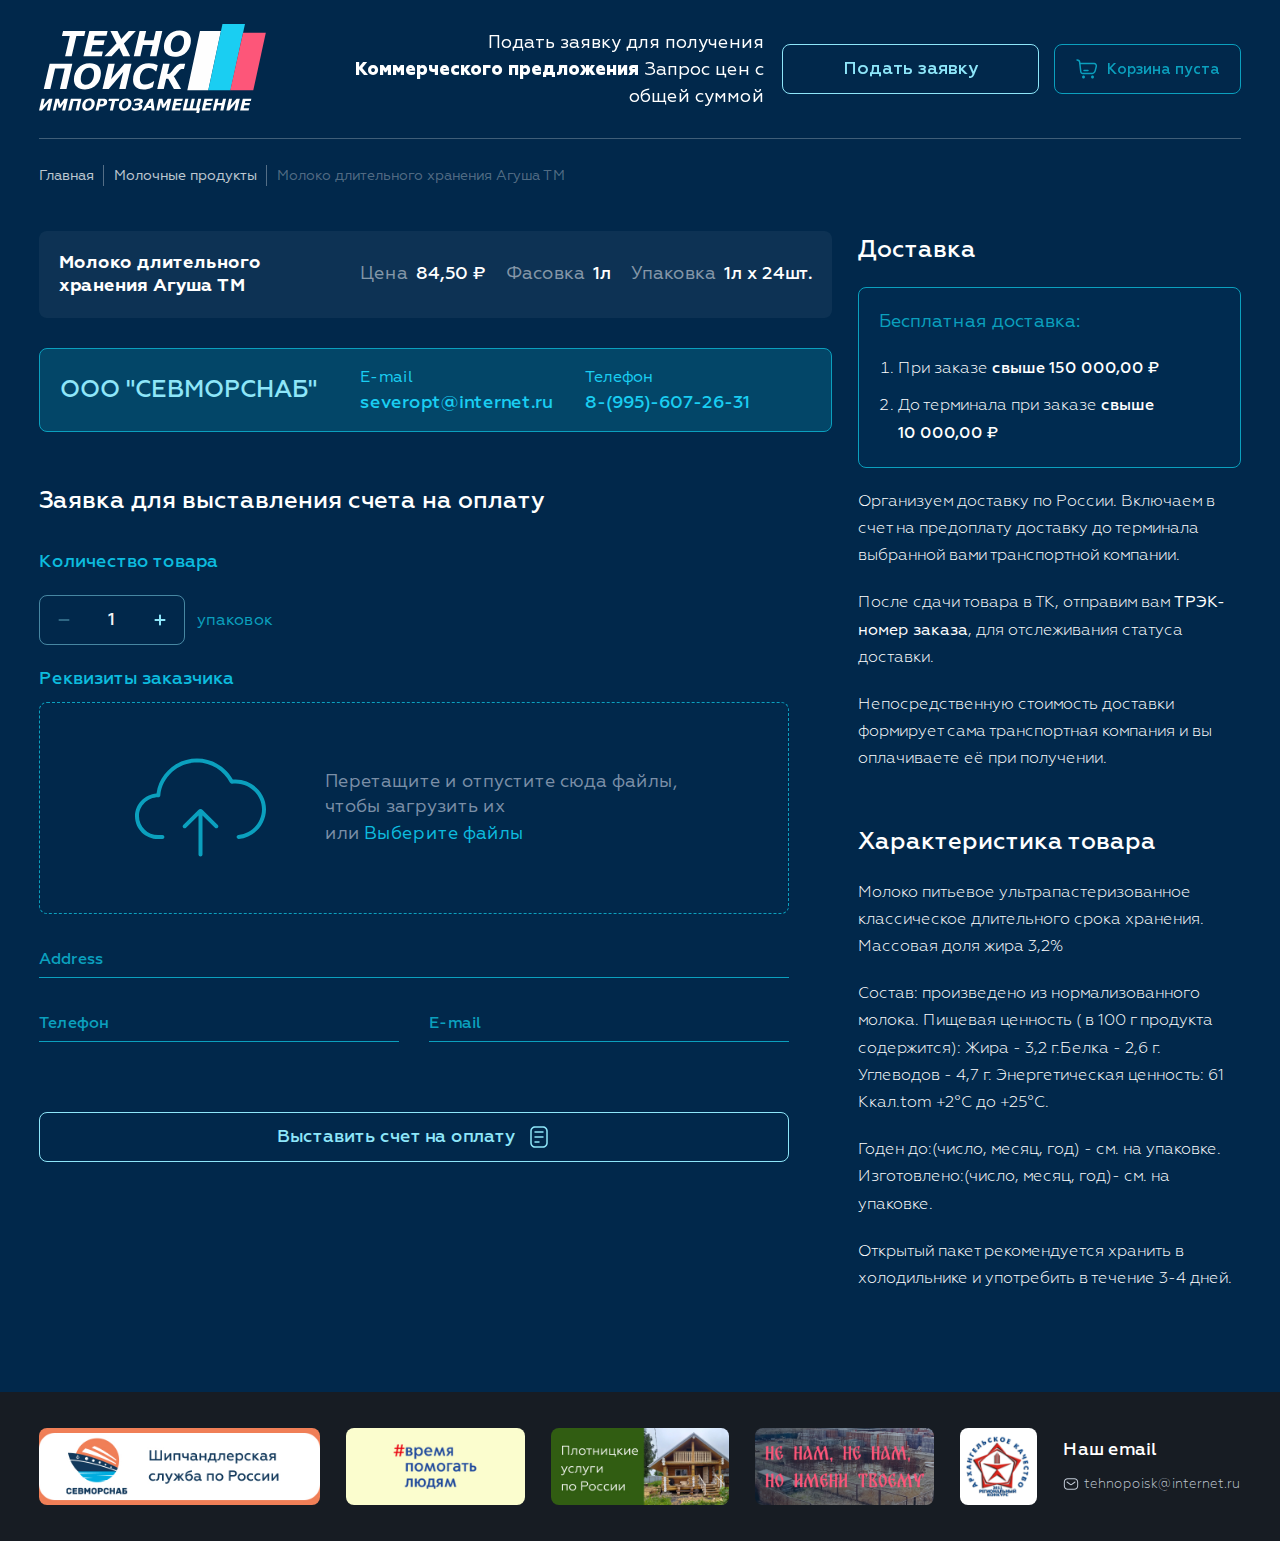
<file: card.html>
<!DOCTYPE html><html lang="ru"><head><meta charset="UTF-8"><title>Карточка товара</title><meta name="keywords" content=" "><meta name="description" content=" "><link rel="stylesheet" href="css/style.min.css?v=1679821417101"><meta name="viewport" content="width=device-width, initial-scale=1.0"><meta http-equiv="X-UA-Compatible" content="ie=edge"><meta name="format-detection" content="telephone=no"><link rel="icon" type="image/png" href="img/favicon.png"><!-- Fonts--><link rel="preload" href="fonts/Geometria-Bold.woff2" type="font/woff2" as="font" crossorigin="anonymous"><link rel="preload" href="fonts/Geometria-ExtraBold.woff2" type="font/woff2" as="font" crossorigin="anonymous"><link rel="preload" href="fonts/Geometria-Light.woff2" type="font/woff2" as="font" crossorigin="anonymous"><link rel="preload" href="fonts/Geometria-Medium.woff2" type="font/woff2" as="font" crossorigin="anonymous"><link rel="preload" href="fonts/Geometria-Regular.woff2" type="font/woff2" as="font" crossorigin="anonymous"><!-- Facebook meta tags--><meta property="og:url" content=""><meta property="og:type" content="website"><meta property="og:title" content=""><meta property="og:description" content=""><meta property="og:image" content=""><!-- Twitter meta tags--><meta property="twitter:domain" content=""><meta property="twitter:url" content=""><meta name="twitter:title" content=""><meta name="twitter:description" content=""><meta name="twitter:image" content=""></head><body class="wrapper--theme-dark"><div class="wrapper"><header class="header lock-padding header-cart"><div class="container"><div class="header__body"><div class="row row--ai-center"><div class="col-xs-4 col-sm-3 col-md-3 header__logo-block"><a class="header__logo-link" href="/index.html"><img class="header__logo" src="img/logo-dark.svg" alt=""/></a></div><div class="col-xs-8 col-sm-9 col-md-9 header__info-block"><div class="header__info-text">Подать заявку для получения <b>Коммерческого предложения</b> Запрос цен с общей суммой</div><a class="header__info-btn button button--color-blue button--type-contour popup-link" href="#form">Подать заявку</a><a class="header__info-btn _cart-btn button button--color-dark-blue button--type-contour button--icon-left" href="/cart.html"><svg role="img"><use xlink:href="img/icons.svg?v=1679821417101#cart"></use></svg><span>Корзина пуста</span></a></div></div></div></div></header><main class="wrapper__main"><div class="card-page pt-max"><div class="card-page__wrapper"><div class="container"><div class="row"><div class="col-lg-12 width-full"><div class="bread-crumbs"><div class="bread-crumbs__body"><a class="bread-crumbs__link _link-inactive" href="/index.html">Главная</a><a class="bread-crumbs__link _link-inactive" href="#">Молочные продукты</a><div class="bread-crumbs__link _link-active">Молоко длительного хранения Агуша ТМ</div></div></div></div><div class="col-lg-8 card-page__main"><div class="card-page__info-block"><h1 class="card-page__info-name">Молоко длительного хранения Агуша ТМ</h1><div class="card-page__info-item"><div class="card-page__info-item-name">Цена</div><div class="card-page__info-item-value">84,50 ₽</div></div><div class="card-page__info-item"><div class="card-page__info-item-name">Фасовка</div><div class="card-page__info-item-value">1л</div></div><div class="card-page__info-item"><div class="card-page__info-item-name">Упаковка</div><div class="card-page__info-item-value">1л х 24шт.</div></div></div><div class="card-page__contacts-block"><div class="card-page__contacts-company">ООО &quot;СЕВМОРСНАБ&quot;</div><div class="card-page__contacts-item"><div class="card-page__contacts-item-title">E-mail</div><a class="card-page__contacts-item-link" href="mailto:severopt@internet.ru">severopt@internet.ru</a></div><div class="card-page__contacts-item"><div class="card-page__contacts-item-title">Телефон</div><a class="card-page__contacts-item-link" href="tel:8-(995)-607-26-31">8-(995)-607-26-31</a></div></div><form class="card-page__form-block"><div class="card-page__form-title">Заявка для выставления счета на оплату</div><div class="counter"><div class="counter__wrapper"><div class="counter__title">Количество товара</div><div class="counter__body"><div class="counter__input"><button class="counter__input-minus" type="button"><svg role="img"><use xlink:href="img/icons.svg?v=1679821417101#minus"></use></svg></button><input class="counter__input-input" contenteditable="true" type="number" name="number" id="input-number--465348" min="1" tabindex="-1" value="1"/><button class="counter__input-plus" type="button"><svg role="img"><use xlink:href="img/icons.svg?v=1679821417101#plus"></use></svg></button></div><label class="counter__label" for="input-number--465348">упаковок</label></div></div></div><div class="card-page__form-sutitle">Реквизиты заказчика</div><label class="input-file" for="input-file--381840"><input class="input-file__input" id="input-file--381840" type="file" name="file"/><span class="input-file__body"><span class="input-file__icon"><svg role="img"><use xlink:href="img/icons.svg?v=1679821417101#download"></use></svg></span><span class="input-file__text"><span class="input-file__text-pc">Перетащите и отпустите сюда файлы, чтобы загрузить их</span><span><span class="input-file__text-pc">или</span> <span class="input-file__text-mb">Выберите файлы</span></span></span></span></label><div class="input-block"><label class="input-block__label" for="input-address--312732"><span class="input-block__label-text">Address</span></label><input class="input-block__input" id="input-address--312732" type="text" name="address"/><div class="input-block__error-message">Error</div></div><div class="card-page__form-inputs"><div class="input-block"><label class="input-block__label" for="input-phone--573426"><span class="input-block__label-text">Телефон</span></label><input class="input-block__input" id="input-phone--573426" type="tel" name="phone"/><div class="input-block__error-message">Error</div></div><div class="input-block"><label class="input-block__label" for="input-email--262866"><span class="input-block__label-text">E-mail</span></label><input class="input-block__input" id="input-email--262866" type="email" name="email"/><div class="input-block__error-message">Error</div></div></div><button class="card-page__button button button--type-contour button--color-blue button--icon-right" type="submit">Выставить счет на оплату<svg role="img"><use xlink:href="img/icons.svg?v=1679821417101#doc"></use></svg></button></form></div><div class="col-lg-4 card-page__side"><div class="card-page__side-btns"><div class="card-page__side-btn" data-tab="#tab_1">Доставка</div><div class="card-page__side-btn" data-tab="#tab_2">Характеристика товара</div></div><div class="card-page__side-tabs"><div class="card-page__side-tab" id="tab_1"><div class="card-page__side-tab-title">Доставка</div><div class="card-page__side-tab-body"><div class="card-page__side-tab-block"><div class="card-page__side-tab-block-title">Бесплатная доставка:</div><ol class="card-page__side-tab-block-list"><li class="card-page__side-tab-block-item">При заказе <b>свыше 150 000,00 ₽</b></li><li class="card-page__side-tab-block-item">До терминала при заказе <b>свыше 10 000,00 ₽</b></li></ol></div><p>Организуем доставку по России. Включаем в счет на предоплату доставку до терминала выбранной вами транспортной компании. </p><p>После сдачи товара в ТК, отправим вам <b>ТРЭК-номер заказа</b>, для отслеживания статуса доставки.</p><p>Непосредственную стоимость доставки формирует сама транспортная компания и вы оплачиваете её при получении.</p></div></div><div class="card-page__side-tab" id="tab_2"><div class="card-page__side-tab-title">Характеристика товара</div><div class="card-page__side-tab-body"><p>Молоко питьевое ультрапастеризованное классическое длительного срока хранения.
Массовая доля жира 3,2%</p><p>Состав: произведено из нормализованного молока. 
Пищевая ценность ( в 100 г продукта содержится): Жира - 3,2 г.Белка - 2,6 г. Углеводов - 4,7 г. Энергетическая ценность: 61 Ккал.tom +2°C до +25°C. </p><p>Годен до:(число, месяц, год) - см. на упаковке. Изготовлено:(число, месяц, год)- см. на упаковке. </p><p>Открытый пакет рекомендуется хранить в холодильнике и употребить в течение 3-4 дней.</p></div></div></div></div></div></div></div></div></main><footer class="footer"><div class="container"><div class="footer__wrapper"><div class="row footer__body"><div class="col-xs-12 col-lg-3 footer__item footer-image"><a class="footer-image__link" href=""><picture><source srcset="img/footer/image-1-pc.jpg" media="(min-width: 1024px)"/><img src="img/footer/image-1-mb.jpg" alt=""/></picture></a></div><div class="col-xs-12 col-lg-2 footer__item footer-image"><a class="footer-image__link" href=""><picture><source srcset="img/footer/image-2-pc.jpg" media="(min-width: 1024px)"/><img src="img/footer/image-2-mb.jpg" alt=""/></picture></a></div><div class="col-xs-12 col-lg-2 footer__item footer-image"><a class="footer-image__link" href=""><picture><source srcset="img/footer/image-3-pc.jpg" media="(min-width: 1024px)"/><img src="img/footer/image-3-mb.jpg" alt=""/></picture></a></div><div class="col-xs-12 col-lg-2 footer__item footer-image"><a class="footer-image__link" href=""><picture><source srcset="img/footer/image-4-pc.jpg" media="(min-width: 1024px)"/><img src="img/footer/image-4-mb.jpg" alt=""/></picture></a></div><div class="col-xs-12 col-lg-1 footer__item footer-image"><a class="footer-image__link" href=""><picture><source srcset="img/footer/image-5-pc.jpg" media="(min-width: 1400px)"/><img src="img/footer/image-5-mb.jpg" alt=""/></picture></a></div><div class="col-xs-12 col-lg-2 footer__item footer-email"><div class="footer-email__title">Наш email</div><div class="footer-email__content"><svg role="img"><use xlink:href="img/icons.svg?v=1679821417101#mail"></use></svg><a class="footer-email__link" href="mailto:tehnopoisk@internet.ru">tehnopoisk@internet.ru</a></div></div></div></div></div></footer></div><div class="popup popup--form" id="form"><div class="popup__wrapper"><div class="popup__content"><div class="container"><button class="popup__close close-popup"><svg role="img"><use xlink:href="img/icons.svg?v=1679821417101#close"></use></svg></button><div class="popup__body"><h2 class="popup__title">Заявка до 500 позиций для получения коммерческого предложения. <br>Запрос цен с общей суммой.</h2><form class="popup__form"><div class="popup__input-block"><h3 class="popup__input-title">Загрузите файл с вашей заявкой в любом формате</h3><label class="input-file" for="input-file--popup"><input class="input-file__input" id="input-file--popup" type="file" name="file"/><span class="input-file__body"><span class="input-file__icon"><svg role="img"><use xlink:href="img/icons.svg?v=1679821417101#download"></use></svg></span><span class="input-file__text"><span class="input-file__text-pc">Перетащите и отпустите сюда файлы, чтобы загрузить их</span><span><span class="input-file__text-pc">или</span> <span class="input-file__text-mb">Выберите файлы</span></span></span></span></label></div><div class="popup__inputs"><div class="input-block"><label class="input-block__label" for="input-phone--133104"><span class="input-block__label-text">Телефон</span><span class="input-block__label-req"> *</span></label><input class="input-block__input" id="input-phone--133104" type="tel" name="phone"/><div class="input-block__error-message">Error</div></div><div class="input-block error"><label class="input-block__label" for="input-email--342882"><span class="input-block__label-text">E-mail</span><span class="input-block__label-req"> *</span></label><input class="input-block__input" id="input-email--342882" type="email" name="email"/><div class="input-block__error-message">Error</div></div><button class="popup__button button button--type-contour button--color-blue button--icon-right" type="submit">Подать заявку<svg role="img"><use xlink:href="img/icons.svg?v=1679821417101#mail"></use></svg></button></div></form></div></div></div></div></div><script src="js/app.js?v=1679821417101"></script></body></html>
</file>
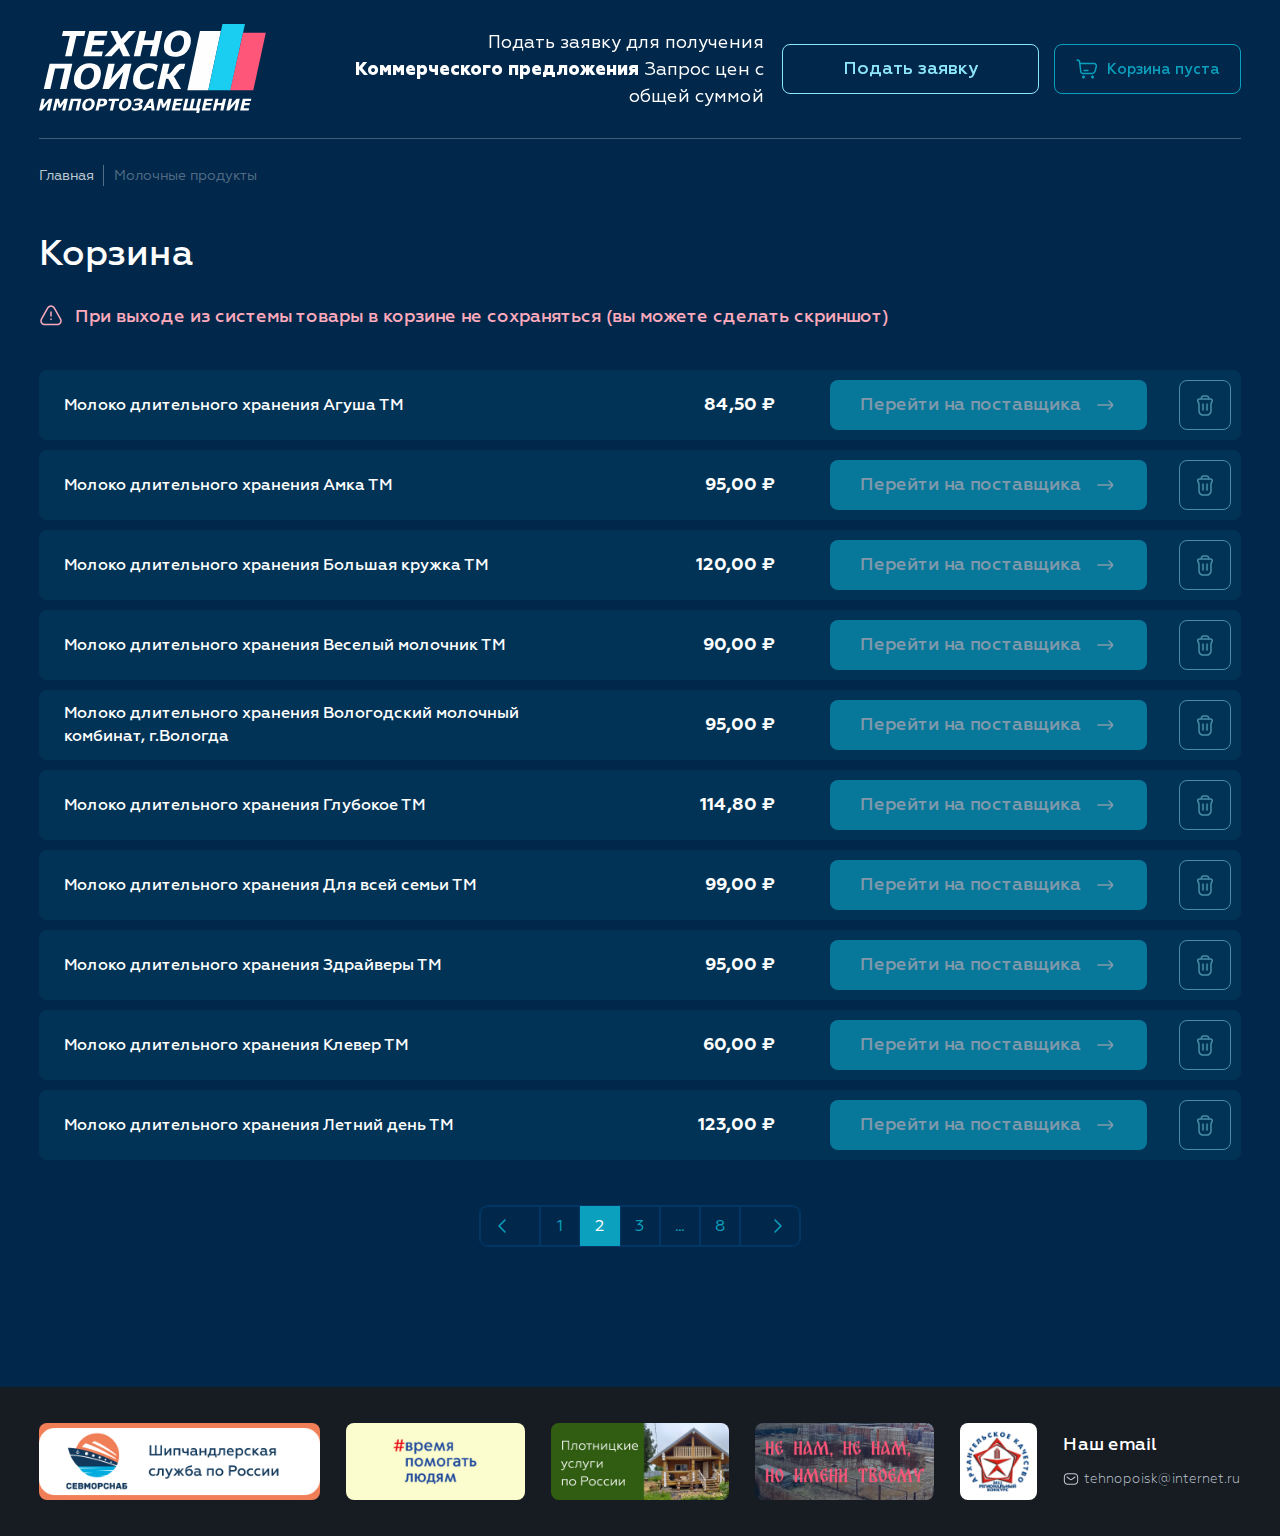
<file: cart.html>
<!DOCTYPE html><html lang="ru"><head><meta charset="UTF-8"><title>Корзина</title><meta name="keywords" content=" "><meta name="description" content=" "><link rel="stylesheet" href="css/style.min.css?v=1679821417101"><meta name="viewport" content="width=device-width, initial-scale=1.0"><meta http-equiv="X-UA-Compatible" content="ie=edge"><meta name="format-detection" content="telephone=no"><link rel="icon" type="image/png" href="img/favicon.png"><!-- Fonts--><link rel="preload" href="fonts/Geometria-Bold.woff2" type="font/woff2" as="font" crossorigin="anonymous"><link rel="preload" href="fonts/Geometria-ExtraBold.woff2" type="font/woff2" as="font" crossorigin="anonymous"><link rel="preload" href="fonts/Geometria-Light.woff2" type="font/woff2" as="font" crossorigin="anonymous"><link rel="preload" href="fonts/Geometria-Medium.woff2" type="font/woff2" as="font" crossorigin="anonymous"><link rel="preload" href="fonts/Geometria-Regular.woff2" type="font/woff2" as="font" crossorigin="anonymous"><!-- Facebook meta tags--><meta property="og:url" content=""><meta property="og:type" content="website"><meta property="og:title" content=""><meta property="og:description" content=""><meta property="og:image" content=""><!-- Twitter meta tags--><meta property="twitter:domain" content=""><meta property="twitter:url" content=""><meta name="twitter:title" content=""><meta name="twitter:description" content=""><meta name="twitter:image" content=""></head><body class="wrapper--theme-dark"><div class="wrapper"><header class="header lock-padding header-cart"><div class="container"><div class="header__body"><div class="row row--ai-center"><div class="col-xs-4 col-sm-3 col-md-3 header__logo-block"><a class="header__logo-link" href="/index.html"><img class="header__logo" src="img/logo-dark.svg" alt=""/></a></div><div class="col-xs-8 col-sm-9 col-md-9 header__info-block"><div class="header__info-text">Подать заявку для получения <b>Коммерческого предложения</b> Запрос цен с общей суммой</div><a class="header__info-btn button button--color-blue button--type-contour popup-link" href="#form">Подать заявку</a><a class="header__info-btn _cart-btn button button--color-dark-blue button--type-contour button--icon-left" href="/cart.html"><svg role="img"><use xlink:href="img/icons.svg?v=1679821417101#cart"></use></svg><span>Корзина пуста</span></a></div></div></div></div></header><main class="wrapper__main"><div class="cart-page pt-max"><div class="cart-page__body"><div class="container"><div class="width-full"><div class="bread-crumbs"><div class="bread-crumbs__body"><a class="bread-crumbs__link _link-inactive" href="/index.html">Главная</a><div class="bread-crumbs__link _link-active">Молочные продукты</div></div></div></div><h1 class="cart-page__title">Корзина</h1><p class="cart-page__info"><svg role="img"><use xlink:href="img/icons.svg?v=1679821417101#danger"></use></svg><span>При выходе из системы товары в корзине не сохраняться (вы можете сделать скриншот)</span></p><div class="cart-page__items"><div class="result-item"><div class="result-item__texts"><div class="result-item__texts-title">Молоко длительного хранения Агуша ТМ</div><div class="result-item__texts-price">84,50 ₽</div></div><div class="result-item__buttons"><a class="result-item__button _provider-btn button button--icon-right button--color-blue button--type-filled" href="#"><span>Перейти на поставщика</span><svg role="img"><use xlink:href="img/icons.svg?v=1679821417101#arrow-line"></use></svg></a><button class="result-item__button _trash-btn button button--icon-left button--color-blue button--type-contour"><svg role="img"><use xlink:href="img/icons.svg?v=1679821417101#trash"></use></svg><span>Удалить из корзины</span></button></div></div><div class="result-item"><div class="result-item__texts"><div class="result-item__texts-title">Молоко длительного хранения Амка ТМ</div><div class="result-item__texts-price">95,00 ₽</div></div><div class="result-item__buttons"><a class="result-item__button _provider-btn button button--icon-right button--color-blue button--type-filled" href="#"><span>Перейти на поставщика</span><svg role="img"><use xlink:href="img/icons.svg?v=1679821417101#arrow-line"></use></svg></a><button class="result-item__button _trash-btn button button--icon-left button--color-blue button--type-contour"><svg role="img"><use xlink:href="img/icons.svg?v=1679821417101#trash"></use></svg><span>Удалить из корзины</span></button></div></div><div class="result-item"><div class="result-item__texts"><div class="result-item__texts-title">Молоко длительного хранения Большая кружка ТМ</div><div class="result-item__texts-price">120,00 ₽</div></div><div class="result-item__buttons"><a class="result-item__button _provider-btn button button--icon-right button--color-blue button--type-filled" href="#"><span>Перейти на поставщика</span><svg role="img"><use xlink:href="img/icons.svg?v=1679821417101#arrow-line"></use></svg></a><button class="result-item__button _trash-btn button button--icon-left button--color-blue button--type-contour"><svg role="img"><use xlink:href="img/icons.svg?v=1679821417101#trash"></use></svg><span>Удалить из корзины</span></button></div></div><div class="result-item"><div class="result-item__texts"><div class="result-item__texts-title">Молоко длительного хранения Веселый молочник ТМ</div><div class="result-item__texts-price">90,00 ₽</div></div><div class="result-item__buttons"><a class="result-item__button _provider-btn button button--icon-right button--color-blue button--type-filled" href="#"><span>Перейти на поставщика</span><svg role="img"><use xlink:href="img/icons.svg?v=1679821417101#arrow-line"></use></svg></a><button class="result-item__button _trash-btn button button--icon-left button--color-blue button--type-contour"><svg role="img"><use xlink:href="img/icons.svg?v=1679821417101#trash"></use></svg><span>Удалить из корзины</span></button></div></div><div class="result-item"><div class="result-item__texts"><div class="result-item__texts-title">Молоко длительного хранения Вологодский молочный комбинат, г.Вологда</div><div class="result-item__texts-price">95,00 ₽</div></div><div class="result-item__buttons"><a class="result-item__button _provider-btn button button--icon-right button--color-blue button--type-filled" href="#"><span>Перейти на поставщика</span><svg role="img"><use xlink:href="img/icons.svg?v=1679821417101#arrow-line"></use></svg></a><button class="result-item__button _trash-btn button button--icon-left button--color-blue button--type-contour"><svg role="img"><use xlink:href="img/icons.svg?v=1679821417101#trash"></use></svg><span>Удалить из корзины</span></button></div></div><div class="result-item"><div class="result-item__texts"><div class="result-item__texts-title">Молоко длительного хранения Глубокое ТМ</div><div class="result-item__texts-price">114,80 ₽</div></div><div class="result-item__buttons"><a class="result-item__button _provider-btn button button--icon-right button--color-blue button--type-filled" href="#"><span>Перейти на поставщика</span><svg role="img"><use xlink:href="img/icons.svg?v=1679821417101#arrow-line"></use></svg></a><button class="result-item__button _trash-btn button button--icon-left button--color-blue button--type-contour"><svg role="img"><use xlink:href="img/icons.svg?v=1679821417101#trash"></use></svg><span>Удалить из корзины</span></button></div></div><div class="result-item"><div class="result-item__texts"><div class="result-item__texts-title">Молоко длительного хранения Для всей семьи ТМ</div><div class="result-item__texts-price">99,00 ₽</div></div><div class="result-item__buttons"><a class="result-item__button _provider-btn button button--icon-right button--color-blue button--type-filled" href="#"><span>Перейти на поставщика</span><svg role="img"><use xlink:href="img/icons.svg?v=1679821417101#arrow-line"></use></svg></a><button class="result-item__button _trash-btn button button--icon-left button--color-blue button--type-contour"><svg role="img"><use xlink:href="img/icons.svg?v=1679821417101#trash"></use></svg><span>Удалить из корзины</span></button></div></div><div class="result-item"><div class="result-item__texts"><div class="result-item__texts-title">Молоко длительного хранения Здрайверы ТМ</div><div class="result-item__texts-price">95,00 ₽</div></div><div class="result-item__buttons"><a class="result-item__button _provider-btn button button--icon-right button--color-blue button--type-filled" href="#"><span>Перейти на поставщика</span><svg role="img"><use xlink:href="img/icons.svg?v=1679821417101#arrow-line"></use></svg></a><button class="result-item__button _trash-btn button button--icon-left button--color-blue button--type-contour"><svg role="img"><use xlink:href="img/icons.svg?v=1679821417101#trash"></use></svg><span>Удалить из корзины</span></button></div></div><div class="result-item"><div class="result-item__texts"><div class="result-item__texts-title">Молоко длительного хранения Клевер ТМ</div><div class="result-item__texts-price">60,00 ₽</div></div><div class="result-item__buttons"><a class="result-item__button _provider-btn button button--icon-right button--color-blue button--type-filled" href="#"><span>Перейти на поставщика</span><svg role="img"><use xlink:href="img/icons.svg?v=1679821417101#arrow-line"></use></svg></a><button class="result-item__button _trash-btn button button--icon-left button--color-blue button--type-contour"><svg role="img"><use xlink:href="img/icons.svg?v=1679821417101#trash"></use></svg><span>Удалить из корзины</span></button></div></div><div class="result-item"><div class="result-item__texts"><div class="result-item__texts-title">Молоко длительного хранения Летний день ТМ</div><div class="result-item__texts-price">123,00 ₽</div></div><div class="result-item__buttons"><a class="result-item__button _provider-btn button button--icon-right button--color-blue button--type-filled" href="#"><span>Перейти на поставщика</span><svg role="img"><use xlink:href="img/icons.svg?v=1679821417101#arrow-line"></use></svg></a><button class="result-item__button _trash-btn button button--icon-left button--color-blue button--type-contour"><svg role="img"><use xlink:href="img/icons.svg?v=1679821417101#trash"></use></svg><span>Удалить из корзины</span></button></div></div></div><div class="pagination"><div class="pagination__body"><a class="pagination__arrow _prev" href="#"><svg role="img"><use xlink:href="img/icons.svg?v=1679821417101#arrow"></use></svg></a><ul class="pagination__list"><li class="pagination__item"><a class="pagination__number" href="#" title="Go to pagе 1">1</a></li><li class="pagination__item is-active"><a class="pagination__number" href="#" title="Current page #{index}">2</a></li><li class="pagination__item"><a class="pagination__number" href="#" title="Go to pagе 3">3</a></li><li class="pagination__item"><a class="pagination__number is-collapsed" href="#" title="Show more">...</a></li><li class="pagination__item"><a class="pagination__number" href="#" title="Go to pagе 8">8</a></li></ul><a class="pagination__arrow _next" href="#"><svg role="img"><use xlink:href="img/icons.svg?v=1679821417101#arrow"></use></svg></a></div></div></div></div></div></main><footer class="footer"><div class="container"><div class="footer__wrapper"><div class="row footer__body"><div class="col-xs-12 col-lg-3 footer__item footer-image"><a class="footer-image__link" href=""><picture><source srcset="img/footer/image-1-pc.jpg" media="(min-width: 1024px)"/><img src="img/footer/image-1-mb.jpg" alt=""/></picture></a></div><div class="col-xs-12 col-lg-2 footer__item footer-image"><a class="footer-image__link" href=""><picture><source srcset="img/footer/image-2-pc.jpg" media="(min-width: 1024px)"/><img src="img/footer/image-2-mb.jpg" alt=""/></picture></a></div><div class="col-xs-12 col-lg-2 footer__item footer-image"><a class="footer-image__link" href=""><picture><source srcset="img/footer/image-3-pc.jpg" media="(min-width: 1024px)"/><img src="img/footer/image-3-mb.jpg" alt=""/></picture></a></div><div class="col-xs-12 col-lg-2 footer__item footer-image"><a class="footer-image__link" href=""><picture><source srcset="img/footer/image-4-pc.jpg" media="(min-width: 1024px)"/><img src="img/footer/image-4-mb.jpg" alt=""/></picture></a></div><div class="col-xs-12 col-lg-1 footer__item footer-image"><a class="footer-image__link" href=""><picture><source srcset="img/footer/image-5-pc.jpg" media="(min-width: 1400px)"/><img src="img/footer/image-5-mb.jpg" alt=""/></picture></a></div><div class="col-xs-12 col-lg-2 footer__item footer-email"><div class="footer-email__title">Наш email</div><div class="footer-email__content"><svg role="img"><use xlink:href="img/icons.svg?v=1679821417101#mail"></use></svg><a class="footer-email__link" href="mailto:tehnopoisk@internet.ru">tehnopoisk@internet.ru</a></div></div></div></div></div></footer></div><div class="popup popup--form" id="form"><div class="popup__wrapper"><div class="popup__content"><div class="container"><button class="popup__close close-popup"><svg role="img"><use xlink:href="img/icons.svg?v=1679821417101#close"></use></svg></button><div class="popup__body"><h2 class="popup__title">Заявка до 500 позиций для получения коммерческого предложения. <br>Запрос цен с общей суммой.</h2><form class="popup__form"><div class="popup__input-block"><h3 class="popup__input-title">Загрузите файл с вашей заявкой в любом формате</h3><label class="input-file" for="input-file--popup"><input class="input-file__input" id="input-file--popup" type="file" name="file"/><span class="input-file__body"><span class="input-file__icon"><svg role="img"><use xlink:href="img/icons.svg?v=1679821417101#download"></use></svg></span><span class="input-file__text"><span class="input-file__text-pc">Перетащите и отпустите сюда файлы, чтобы загрузить их</span><span><span class="input-file__text-pc">или</span> <span class="input-file__text-mb">Выберите файлы</span></span></span></span></label></div><div class="popup__inputs"><div class="input-block"><label class="input-block__label" for="input-phone--174233"><span class="input-block__label-text">Телефон</span><span class="input-block__label-req"> *</span></label><input class="input-block__input" id="input-phone--174233" type="tel" name="phone"/><div class="input-block__error-message">Error</div></div><div class="input-block error"><label class="input-block__label" for="input-email--475800"><span class="input-block__label-text">E-mail</span><span class="input-block__label-req"> *</span></label><input class="input-block__input" id="input-email--475800" type="email" name="email"/><div class="input-block__error-message">Error</div></div><button class="popup__button button button--type-contour button--color-blue button--icon-right" type="submit">Подать заявку<svg role="img"><use xlink:href="img/icons.svg?v=1679821417101#mail"></use></svg></button></div></form></div></div></div></div></div><script src="js/app.js?v=1679821417101"></script></body></html>
</file>
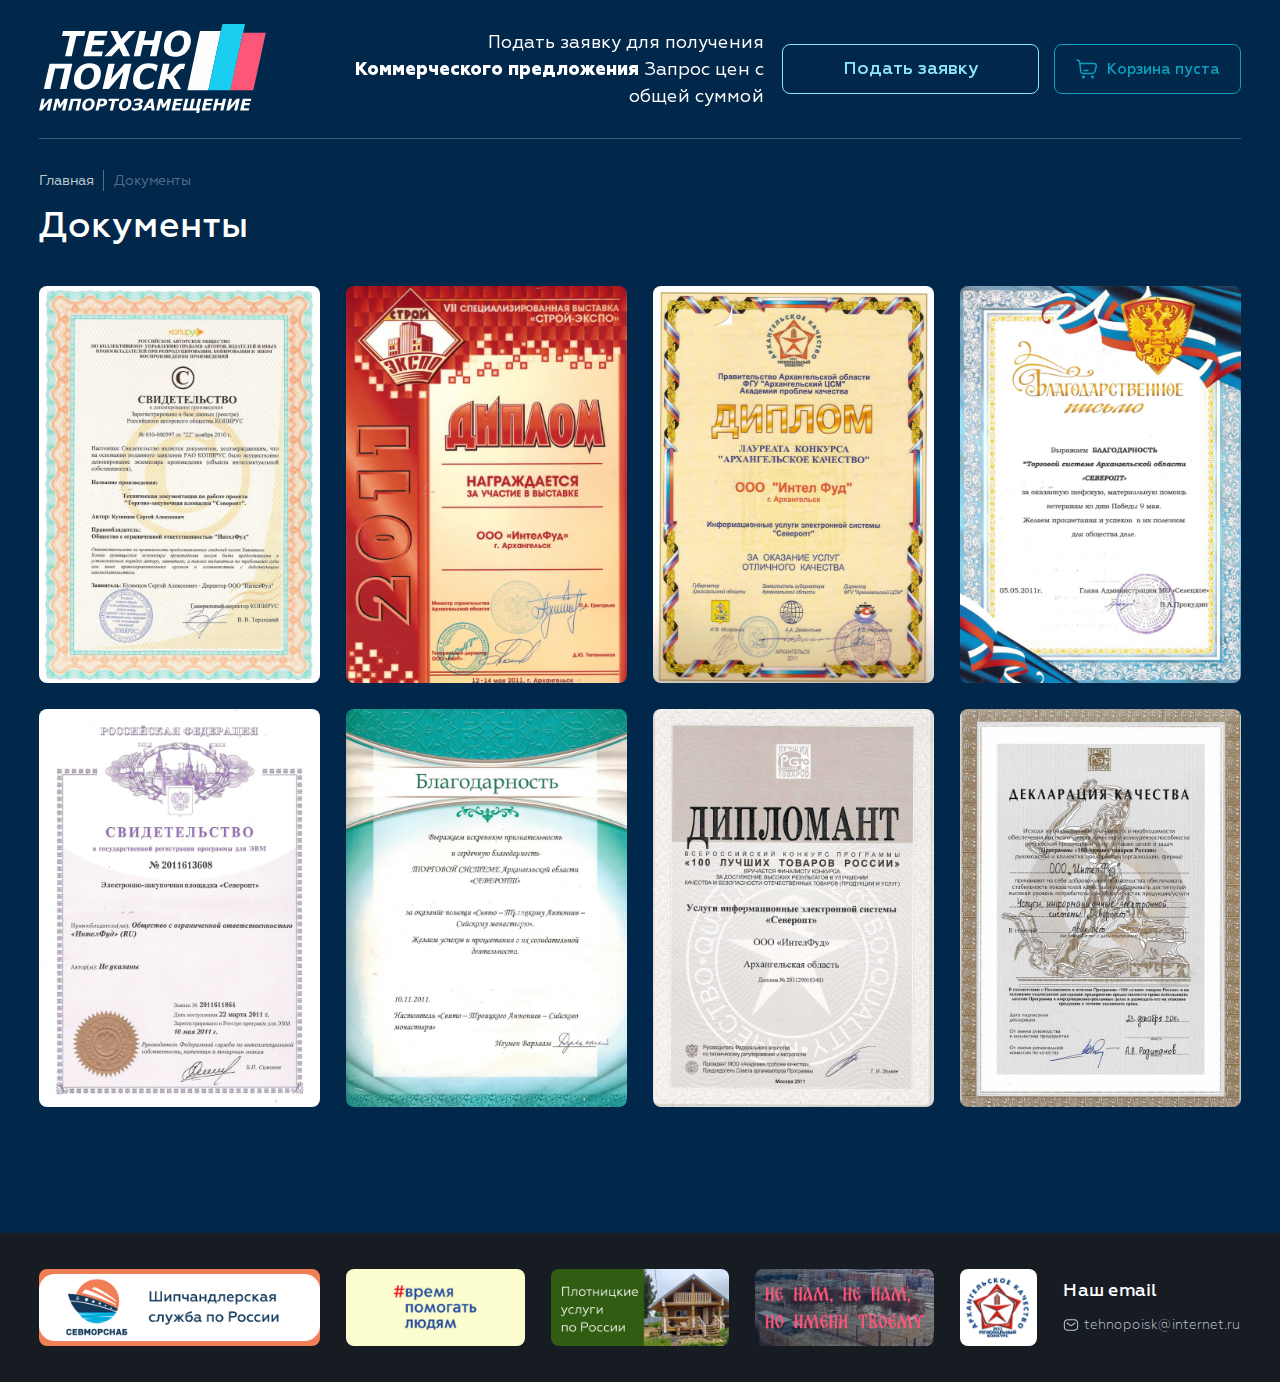
<file: docs.html>
<!DOCTYPE html><html lang="ru"><head><meta charset="UTF-8"><title>Документы</title><meta name="keywords" content=" "><meta name="description" content=" "><link rel="stylesheet" href="css/style.min.css?v=1679821417101"><meta name="viewport" content="width=device-width, initial-scale=1.0"><meta http-equiv="X-UA-Compatible" content="ie=edge"><meta name="format-detection" content="telephone=no"><link rel="icon" type="image/png" href="img/favicon.png"><!-- Fonts--><link rel="preload" href="fonts/Geometria-Bold.woff2" type="font/woff2" as="font" crossorigin="anonymous"><link rel="preload" href="fonts/Geometria-ExtraBold.woff2" type="font/woff2" as="font" crossorigin="anonymous"><link rel="preload" href="fonts/Geometria-Light.woff2" type="font/woff2" as="font" crossorigin="anonymous"><link rel="preload" href="fonts/Geometria-Medium.woff2" type="font/woff2" as="font" crossorigin="anonymous"><link rel="preload" href="fonts/Geometria-Regular.woff2" type="font/woff2" as="font" crossorigin="anonymous"><!-- Facebook meta tags--><meta property="og:url" content=""><meta property="og:type" content="website"><meta property="og:title" content=""><meta property="og:description" content=""><meta property="og:image" content=""><!-- Twitter meta tags--><meta property="twitter:domain" content=""><meta property="twitter:url" content=""><meta name="twitter:title" content=""><meta name="twitter:description" content=""><meta name="twitter:image" content=""></head><body class="wrapper--theme-dark"><div class="wrapper"><header class="header lock-padding header-cart"><div class="container"><div class="header__body"><div class="row row--ai-center"><div class="col-xs-4 col-sm-3 col-md-3 header__logo-block"><a class="header__logo-link" href="/index.html"><img class="header__logo" src="img/logo-dark.svg" alt=""/></a></div><div class="col-xs-8 col-sm-9 col-md-9 header__info-block"><div class="header__info-text">Подать заявку для получения <b>Коммерческого предложения</b> Запрос цен с общей суммой</div><a class="header__info-btn button button--color-blue button--type-contour popup-link" href="#form">Подать заявку</a><a class="header__info-btn _cart-btn button button--color-dark-blue button--type-contour button--icon-left" href="/cart.html"><svg role="img"><use xlink:href="img/icons.svg?v=1679821417101#cart"></use></svg><span>Корзина пуста</span></a></div></div></div></div></header><main class="wrapper__main"><section class="docs-page pt-max"><div class="docs-page__wrapper"><div class="container"><div class="docs-page__bread-crumbs width-full"><div class="bread-crumbs"><div class="bread-crumbs__body"><a class="bread-crumbs__link _link-inactive" href="/index.html">Главная</a><div class="bread-crumbs__link _link-active">Документы</div></div></div></div><h1 class="docs-page__title">Документы</h1><div class="row docs-page__body" id="lightgallery"><div class="col-xs-12 col-sm-4 col-lg-3 docs-page__item-block"><a class="docs-page__item" href="img/docs/image-1.jpg"><img src="img/docs/image-1.jpg" alt=""><div class="docs-page__item-zoom"><svg role="img"><use xlink:href="img/icons.svg?v=1679821417101#zoom"></use></svg></div></a></div><div class="col-xs-12 col-sm-4 col-lg-3 docs-page__item-block"><a class="docs-page__item" href="img/docs/image-2.jpg"><img src="img/docs/image-2.jpg" alt=""><div class="docs-page__item-zoom"><svg role="img"><use xlink:href="img/icons.svg?v=1679821417101#zoom"></use></svg></div></a></div><div class="col-xs-12 col-sm-4 col-lg-3 docs-page__item-block"><a class="docs-page__item" href="img/docs/image-3.jpg"><img src="img/docs/image-3.jpg" alt=""><div class="docs-page__item-zoom"><svg role="img"><use xlink:href="img/icons.svg?v=1679821417101#zoom"></use></svg></div></a></div><div class="col-xs-12 col-sm-4 col-lg-3 docs-page__item-block"><a class="docs-page__item" href="img/docs/image-4.jpg"><img src="img/docs/image-4.jpg" alt=""><div class="docs-page__item-zoom"><svg role="img"><use xlink:href="img/icons.svg?v=1679821417101#zoom"></use></svg></div></a></div><div class="col-xs-12 col-sm-4 col-lg-3 docs-page__item-block"><a class="docs-page__item" href="img/docs/image-5.jpg"><img src="img/docs/image-5.jpg" alt=""><div class="docs-page__item-zoom"><svg role="img"><use xlink:href="img/icons.svg?v=1679821417101#zoom"></use></svg></div></a></div><div class="col-xs-12 col-sm-4 col-lg-3 docs-page__item-block"><a class="docs-page__item" href="img/docs/image-6.jpg"><img src="img/docs/image-6.jpg" alt=""><div class="docs-page__item-zoom"><svg role="img"><use xlink:href="img/icons.svg?v=1679821417101#zoom"></use></svg></div></a></div><div class="col-xs-12 col-sm-4 col-lg-3 docs-page__item-block"><a class="docs-page__item" href="img/docs/image-7.jpg"><img src="img/docs/image-7.jpg" alt=""><div class="docs-page__item-zoom"><svg role="img"><use xlink:href="img/icons.svg?v=1679821417101#zoom"></use></svg></div></a></div><div class="col-xs-12 col-sm-4 col-lg-3 docs-page__item-block"><a class="docs-page__item" href="img/docs/image-8.jpg"><img src="img/docs/image-8.jpg" alt=""><div class="docs-page__item-zoom"><svg role="img"><use xlink:href="img/icons.svg?v=1679821417101#zoom"></use></svg></div></a></div></div></div></div></section></main><footer class="footer"><div class="container"><div class="footer__wrapper"><div class="row footer__body"><div class="col-xs-12 col-lg-3 footer__item footer-image"><a class="footer-image__link" href=""><picture><source srcset="img/footer/image-1-pc.jpg" media="(min-width: 1024px)"/><img src="img/footer/image-1-mb.jpg" alt=""/></picture></a></div><div class="col-xs-12 col-lg-2 footer__item footer-image"><a class="footer-image__link" href=""><picture><source srcset="img/footer/image-2-pc.jpg" media="(min-width: 1024px)"/><img src="img/footer/image-2-mb.jpg" alt=""/></picture></a></div><div class="col-xs-12 col-lg-2 footer__item footer-image"><a class="footer-image__link" href=""><picture><source srcset="img/footer/image-3-pc.jpg" media="(min-width: 1024px)"/><img src="img/footer/image-3-mb.jpg" alt=""/></picture></a></div><div class="col-xs-12 col-lg-2 footer__item footer-image"><a class="footer-image__link" href=""><picture><source srcset="img/footer/image-4-pc.jpg" media="(min-width: 1024px)"/><img src="img/footer/image-4-mb.jpg" alt=""/></picture></a></div><div class="col-xs-12 col-lg-1 footer__item footer-image"><a class="footer-image__link" href=""><picture><source srcset="img/footer/image-5-pc.jpg" media="(min-width: 1400px)"/><img src="img/footer/image-5-mb.jpg" alt=""/></picture></a></div><div class="col-xs-12 col-lg-2 footer__item footer-email"><div class="footer-email__title">Наш email</div><div class="footer-email__content"><svg role="img"><use xlink:href="img/icons.svg?v=1679821417101#mail"></use></svg><a class="footer-email__link" href="mailto:tehnopoisk@internet.ru">tehnopoisk@internet.ru</a></div></div></div></div></div></footer></div><div class="popup popup--form" id="form"><div class="popup__wrapper"><div class="popup__content"><div class="container"><button class="popup__close close-popup"><svg role="img"><use xlink:href="img/icons.svg?v=1679821417101#close"></use></svg></button><div class="popup__body"><h2 class="popup__title">Заявка до 500 позиций для получения коммерческого предложения. <br>Запрос цен с общей суммой.</h2><form class="popup__form"><div class="popup__input-block"><h3 class="popup__input-title">Загрузите файл с вашей заявкой в любом формате</h3><label class="input-file" for="input-file--popup"><input class="input-file__input" id="input-file--popup" type="file" name="file"/><span class="input-file__body"><span class="input-file__icon"><svg role="img"><use xlink:href="img/icons.svg?v=1679821417101#download"></use></svg></span><span class="input-file__text"><span class="input-file__text-pc">Перетащите и отпустите сюда файлы, чтобы загрузить их</span><span><span class="input-file__text-pc">или</span> <span class="input-file__text-mb">Выберите файлы</span></span></span></span></label></div><div class="popup__inputs"><div class="input-block"><label class="input-block__label" for="input-phone--563980"><span class="input-block__label-text">Телефон</span><span class="input-block__label-req"> *</span></label><input class="input-block__input" id="input-phone--563980" type="tel" name="phone"/><div class="input-block__error-message">Error</div></div><div class="input-block error"><label class="input-block__label" for="input-email--225144"><span class="input-block__label-text">E-mail</span><span class="input-block__label-req"> *</span></label><input class="input-block__input" id="input-email--225144" type="email" name="email"/><div class="input-block__error-message">Error</div></div><button class="popup__button button button--type-contour button--color-blue button--icon-right" type="submit">Подать заявку<svg role="img"><use xlink:href="img/icons.svg?v=1679821417101#mail"></use></svg></button></div></form></div></div></div></div></div><script src="js/app.js?v=1679821417101"></script></body></html>
</file>
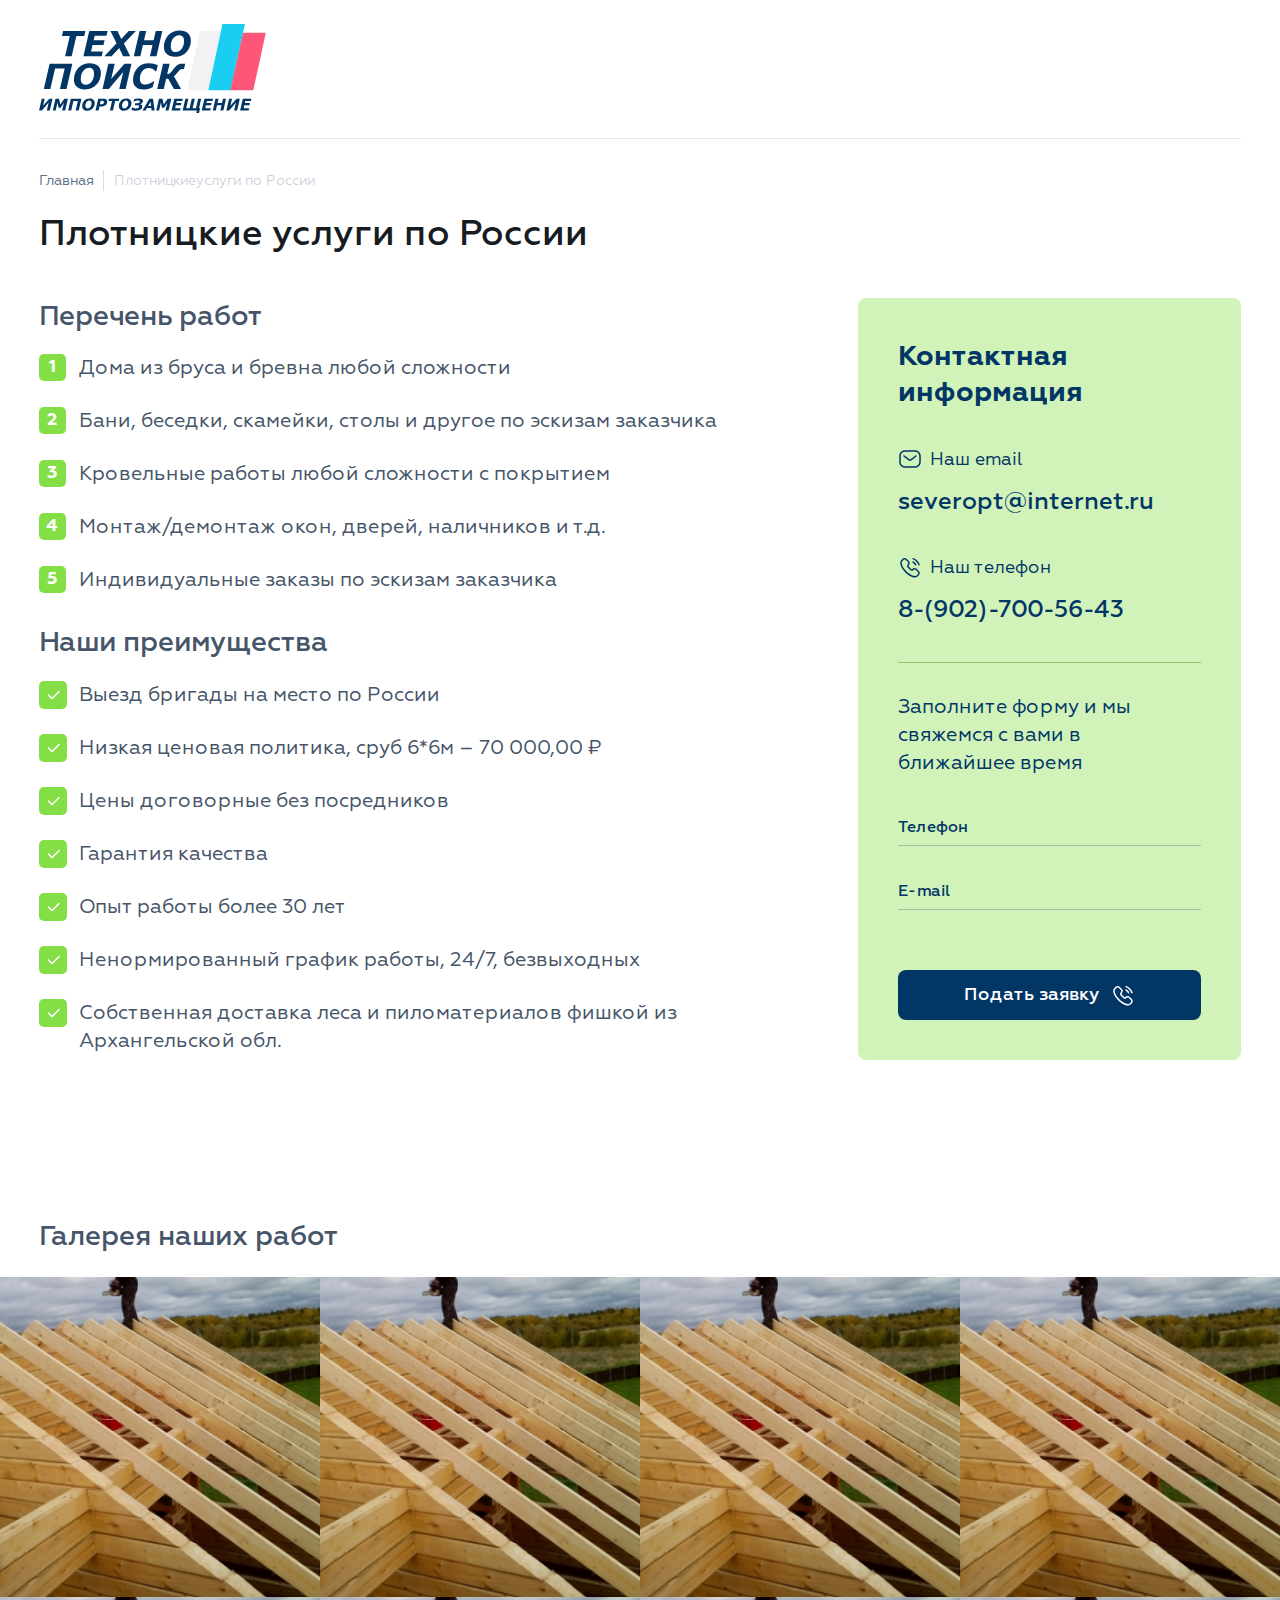
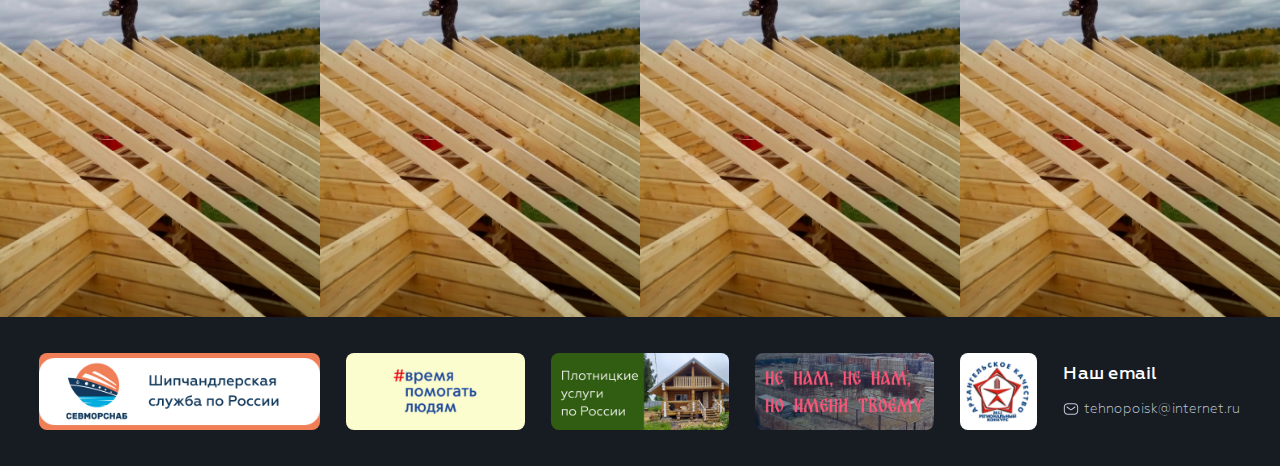
<file: plotniskie-uslugi.html>
<!DOCTYPE html><html lang="ru"><head><meta charset="UTF-8"><title>Плотник</title><meta name="keywords" content=" "><meta name="description" content=" "><link rel="stylesheet" href="css/style.min.css?v=1679821417101"><meta name="viewport" content="width=device-width, initial-scale=1.0"><meta http-equiv="X-UA-Compatible" content="ie=edge"><meta name="format-detection" content="telephone=no"><link rel="icon" type="image/png" href="img/favicon.png"><!-- Fonts--><link rel="preload" href="fonts/Geometria-Bold.woff2" type="font/woff2" as="font" crossorigin="anonymous"><link rel="preload" href="fonts/Geometria-ExtraBold.woff2" type="font/woff2" as="font" crossorigin="anonymous"><link rel="preload" href="fonts/Geometria-Light.woff2" type="font/woff2" as="font" crossorigin="anonymous"><link rel="preload" href="fonts/Geometria-Medium.woff2" type="font/woff2" as="font" crossorigin="anonymous"><link rel="preload" href="fonts/Geometria-Regular.woff2" type="font/woff2" as="font" crossorigin="anonymous"><!-- Facebook meta tags--><meta property="og:url" content=""><meta property="og:type" content="website"><meta property="og:title" content=""><meta property="og:description" content=""><meta property="og:image" content=""><!-- Twitter meta tags--><meta property="twitter:domain" content=""><meta property="twitter:url" content=""><meta name="twitter:title" content=""><meta name="twitter:description" content=""><meta name="twitter:image" content=""></head><body class="body--theme-light"><div class="wrapper"><header class="header"><div class="container"><div class="header__body"><div class="row row--ai-center"><div class="col-lg-5 header__logo-block"><a class="header__logo-link" href="/index.html"><img class="header__logo" src="img/logo-light.svg" alt=""/></a></div></div></div></div></header><main class="wrapper__main"><div class="plotniskie-uslugi-page pt-min"><div class="plotniskie-uslugi-page__wrapper"><div class="plotniskie-uslugi-page__head"><div class="container"><div class="plotniskie-uslugi-page__head-bread-crumbs width-full"><div class="bread-crumbs"><div class="bread-crumbs__body"><a class="bread-crumbs__link _link-inactive" href="/index.html">Главная</a><div class="bread-crumbs__link _link-active">Плотницкиеуслуги по России</div></div></div></div><h1 class="plotniskie-uslugi-page__head-title">Плотницкие услуги по России</h1><div class="row plotniskie-uslugi-page__head-body"><div class="col-xs-12 col-md-7 col-lg-8 plotniskie-uslugi-page__head-body-main"><div class="plotniskie-uslugi-page__head-body-main-block"><h2 class="plotniskie-uslugi-page__head-body-main-title plotniskie-uslugi-page__subtitle">Перечень работ</h2><ol class="plotniskie-uslugi-page__head-body-main-list number-square-list"><li class="plotniskie-uslugi-page__head-body-main-item">Дома из бруса и бревна любой сложности</li><li class="plotniskie-uslugi-page__head-body-main-item">Бани, беседки, скамейки, столы и другое по эскизам заказчика</li><li class="plotniskie-uslugi-page__head-body-main-item">Кровельные работы любой сложности с покрытием</li><li class="plotniskie-uslugi-page__head-body-main-item">Монтаж/демонтаж окон, дверей, наличников и т.д.</li><li class="plotniskie-uslugi-page__head-body-main-item">Индивидуальные заказы по эскизам заказчика</li></ol></div><div class="plotniskie-uslugi-page__head-body-main-block"><h2 class="plotniskie-uslugi-page__head-body-main-title plotniskie-uslugi-page__subtitle">Наши преимущества</h2><ul class="plotniskie-uslugi-page__head-body-main-list check-square-list"><li class="plotniskie-uslugi-page__head-body-main-item"><span class="check-icon"><svg role="img"><use xlink:href="img/icons.svg?v=1679821417101#check"></use></svg></span><span>Выезд бригады на место по России</span></li><li class="plotniskie-uslugi-page__head-body-main-item"><span class="check-icon"><svg role="img"><use xlink:href="img/icons.svg?v=1679821417101#check"></use></svg></span><span>Низкая ценовая политика, сруб 6*6м – 70 000,00 ₽</span></li><li class="plotniskie-uslugi-page__head-body-main-item"><span class="check-icon"><svg role="img"><use xlink:href="img/icons.svg?v=1679821417101#check"></use></svg></span><span>Цены договорные без посредников</span></li><li class="plotniskie-uslugi-page__head-body-main-item"><span class="check-icon"><svg role="img"><use xlink:href="img/icons.svg?v=1679821417101#check"></use></svg></span><span>Гарантия качества</span></li><li class="plotniskie-uslugi-page__head-body-main-item"><span class="check-icon"><svg role="img"><use xlink:href="img/icons.svg?v=1679821417101#check"></use></svg></span><span>Опыт работы более 30 лет</span></li><li class="plotniskie-uslugi-page__head-body-main-item"><span class="check-icon"><svg role="img"><use xlink:href="img/icons.svg?v=1679821417101#check"></use></svg></span><span>Ненормированный график работы, 24/7, безвыходных</span></li><li class="plotniskie-uslugi-page__head-body-main-item"><span class="check-icon"><svg role="img"><use xlink:href="img/icons.svg?v=1679821417101#check"></use></svg></span><span>Собственная доставка леса и пиломатериалов фишкой из Архангельской обл.</span></li></ul></div></div><div class="col-xs-12 col-md-5 col-lg-4 plotniskie-uslugi-page__head-body-side"><div class="plotniskie-uslugi-page__head-body-side-wrapper"><h3 class="plotniskie-uslugi-page__head-body-side-title">Контактная информация</h3><div class="plotniskie-uslugi-page__head-body-side-contacts"><div class="plotniskie-uslugi-page__head-body-side-contacts-block side-contacts-block"><div class="side-contacts-block__head"><svg role="img"><use xlink:href="img/icons.svg?v=1679821417101#mail"></use></svg><span>Наш email</span></div><div class="side-contacts-block__body"><a class="side-contacts-block__body-link" href="mailto:severopt@internet.ru">severopt@internet.ru</a></div></div><div class="side-contacts-block"><div class="side-contacts-block__head"><svg role="img"><use xlink:href="img/icons.svg?v=1679821417101#calling"></use></svg><span>Наш телефон</span></div><div class="side-contacts-block__body"><a class="side-contacts-block__body-link" href="tel:8-(902)-700-56-43">8-(902)-700-56-43</a></div></div></div><form class="plotniskie-uslugi-page__head-body-side-form"><h4 class="plotniskie-uslugi-page__head-body-side-form-title">Заполните форму и мы свяжемся с вами в ближайшее время</h4><div class="plotniskie-uslugi-page__head-body-side-form-input"><div class="input-block"><label class="input-block__label" for="input-phone--267840"><span class="input-block__label-text">Телефон</span></label><input class="input-block__input" id="input-phone--267840" type="tel" name="phone"/><div class="input-block__error-message">Error</div></div></div><div class="plotniskie-uslugi-page__head-body-side-form-input"><div class="input-block"><label class="input-block__label" for="input-email--336000"><span class="input-block__label-text">E-mail</span></label><input class="input-block__input" id="input-email--336000" type="email" name="email"/><div class="input-block__error-message">Error</div></div></div><button class="plotniskie-uslugi-page__head-body-side-form-button button button--type-filled button--color-midnight button--icon-right" type="submit"><span>Подать заявку</span><svg role="img"><use xlink:href="img/icons.svg?v=1679821417101#calling"></use></svg></button></form></div></div></div></div></div><div class="plotniskie-uslugi-page__gallery"><div class="container"><div class="plotniskie-uslugi-page__gallery-title plotniskie-uslugi-page__subtitle">Галерея наших работ</div></div><div class="plotniskie-uslugi-page__gallery-body"><div class="plotniskie-uslugi-page__gallery-item"><a class="plotniskie-uslugi-page__gallery-item-wrapper" href="img/plotniskie-uslugi/image-1.jpg"><img class="plotniskie-uslugi-page__gallery-item-body" src="img/plotniskie-uslugi/image-1.jpg" alt=""><div class="plotniskie-uslugi-page__gallery-item-zoom"><svg role="img"><use xlink:href="img/icons.svg?v=1679821417101#zoom"></use></svg></div></a></div><div class="plotniskie-uslugi-page__gallery-item"><a class="plotniskie-uslugi-page__gallery-item-wrapper" href="img/plotniskie-uslugi/image-1.jpg"><img class="plotniskie-uslugi-page__gallery-item-body" src="img/plotniskie-uslugi/image-1.jpg" alt=""><div class="plotniskie-uslugi-page__gallery-item-zoom"><svg role="img"><use xlink:href="img/icons.svg?v=1679821417101#zoom"></use></svg></div></a></div><div class="plotniskie-uslugi-page__gallery-item"><a class="plotniskie-uslugi-page__gallery-item-wrapper" href="img/plotniskie-uslugi/image-1.jpg"><img class="plotniskie-uslugi-page__gallery-item-body" src="img/plotniskie-uslugi/image-1.jpg" alt=""><div class="plotniskie-uslugi-page__gallery-item-zoom"><svg role="img"><use xlink:href="img/icons.svg?v=1679821417101#zoom"></use></svg></div></a></div><div class="plotniskie-uslugi-page__gallery-item"><a class="plotniskie-uslugi-page__gallery-item-wrapper" href="img/plotniskie-uslugi/image-1.jpg"><img class="plotniskie-uslugi-page__gallery-item-body" src="img/plotniskie-uslugi/image-1.jpg" alt=""><div class="plotniskie-uslugi-page__gallery-item-zoom"><svg role="img"><use xlink:href="img/icons.svg?v=1679821417101#zoom"></use></svg></div></a></div><div class="plotniskie-uslugi-page__gallery-item"><a class="plotniskie-uslugi-page__gallery-item-wrapper" href="img/plotniskie-uslugi/image-1.jpg"><img class="plotniskie-uslugi-page__gallery-item-body" src="img/plotniskie-uslugi/image-1.jpg" alt=""><div class="plotniskie-uslugi-page__gallery-item-zoom"><svg role="img"><use xlink:href="img/icons.svg?v=1679821417101#zoom"></use></svg></div></a></div><div class="plotniskie-uslugi-page__gallery-item"><a class="plotniskie-uslugi-page__gallery-item-wrapper" href="img/plotniskie-uslugi/image-1.jpg"><img class="plotniskie-uslugi-page__gallery-item-body" src="img/plotniskie-uslugi/image-1.jpg" alt=""><div class="plotniskie-uslugi-page__gallery-item-zoom"><svg role="img"><use xlink:href="img/icons.svg?v=1679821417101#zoom"></use></svg></div></a></div><div class="plotniskie-uslugi-page__gallery-item"><a class="plotniskie-uslugi-page__gallery-item-wrapper" href="img/plotniskie-uslugi/image-1.jpg"><img class="plotniskie-uslugi-page__gallery-item-body" src="img/plotniskie-uslugi/image-1.jpg" alt=""><div class="plotniskie-uslugi-page__gallery-item-zoom"><svg role="img"><use xlink:href="img/icons.svg?v=1679821417101#zoom"></use></svg></div></a></div><div class="plotniskie-uslugi-page__gallery-item"><a class="plotniskie-uslugi-page__gallery-item-wrapper" href="img/plotniskie-uslugi/image-1.jpg"><img class="plotniskie-uslugi-page__gallery-item-body" src="img/plotniskie-uslugi/image-1.jpg" alt=""><div class="plotniskie-uslugi-page__gallery-item-zoom"><svg role="img"><use xlink:href="img/icons.svg?v=1679821417101#zoom"></use></svg></div></a></div></div></div></div></div></main><footer class="footer"><div class="container"><div class="footer__wrapper"><div class="row footer__body"><div class="col-xs-12 col-lg-3 footer__item footer-image"><a class="footer-image__link" href=""><picture><source srcset="img/footer/image-1-pc.jpg" media="(min-width: 1024px)"/><img src="img/footer/image-1-mb.jpg" alt=""/></picture></a></div><div class="col-xs-12 col-lg-2 footer__item footer-image"><a class="footer-image__link" href=""><picture><source srcset="img/footer/image-2-pc.jpg" media="(min-width: 1024px)"/><img src="img/footer/image-2-mb.jpg" alt=""/></picture></a></div><div class="col-xs-12 col-lg-2 footer__item footer-image"><a class="footer-image__link" href=""><picture><source srcset="img/footer/image-3-pc.jpg" media="(min-width: 1024px)"/><img src="img/footer/image-3-mb.jpg" alt=""/></picture></a></div><div class="col-xs-12 col-lg-2 footer__item footer-image"><a class="footer-image__link" href=""><picture><source srcset="img/footer/image-4-pc.jpg" media="(min-width: 1024px)"/><img src="img/footer/image-4-mb.jpg" alt=""/></picture></a></div><div class="col-xs-12 col-lg-1 footer__item footer-image"><a class="footer-image__link" href=""><picture><source srcset="img/footer/image-5-pc.jpg" media="(min-width: 1400px)"/><img src="img/footer/image-5-mb.jpg" alt=""/></picture></a></div><div class="col-xs-12 col-lg-2 footer__item footer-email"><div class="footer-email__title">Наш email</div><div class="footer-email__content"><svg role="img"><use xlink:href="img/icons.svg?v=1679821417101#mail"></use></svg><a class="footer-email__link" href="mailto:tehnopoisk@internet.ru">tehnopoisk@internet.ru</a></div></div></div></div></div></footer></div><div class="popup popup--form" id="form"><div class="popup__wrapper"><div class="popup__content"><div class="container"><button class="popup__close close-popup"><svg role="img"><use xlink:href="img/icons.svg?v=1679821417101#close"></use></svg></button><div class="popup__body"><h2 class="popup__title">Заявка до 500 позиций для получения коммерческого предложения. <br>Запрос цен с общей суммой.</h2><form class="popup__form"><div class="popup__input-block"><h3 class="popup__input-title">Загрузите файл с вашей заявкой в любом формате</h3><label class="input-file" for="input-file--popup"><input class="input-file__input" id="input-file--popup" type="file" name="file"/><span class="input-file__body"><span class="input-file__icon"><svg role="img"><use xlink:href="img/icons.svg?v=1679821417101#download"></use></svg></span><span class="input-file__text"><span class="input-file__text-pc">Перетащите и отпустите сюда файлы, чтобы загрузить их</span><span><span class="input-file__text-pc">или</span> <span class="input-file__text-mb">Выберите файлы</span></span></span></span></label></div><div class="popup__inputs"><div class="input-block"><label class="input-block__label" for="input-phone--8643"><span class="input-block__label-text">Телефон</span><span class="input-block__label-req"> *</span></label><input class="input-block__input" id="input-phone--8643" type="tel" name="phone"/><div class="input-block__error-message">Error</div></div><div class="input-block error"><label class="input-block__label" for="input-email--71710"><span class="input-block__label-text">E-mail</span><span class="input-block__label-req"> *</span></label><input class="input-block__input" id="input-email--71710" type="email" name="email"/><div class="input-block__error-message">Error</div></div><button class="popup__button button button--type-contour button--color-blue button--icon-right" type="submit">Подать заявку<svg role="img"><use xlink:href="img/icons.svg?v=1679821417101#mail"></use></svg></button></div></form></div></div></div></div></div><script src="js/app.js?v=1679821417101"></script></body></html>
</file>
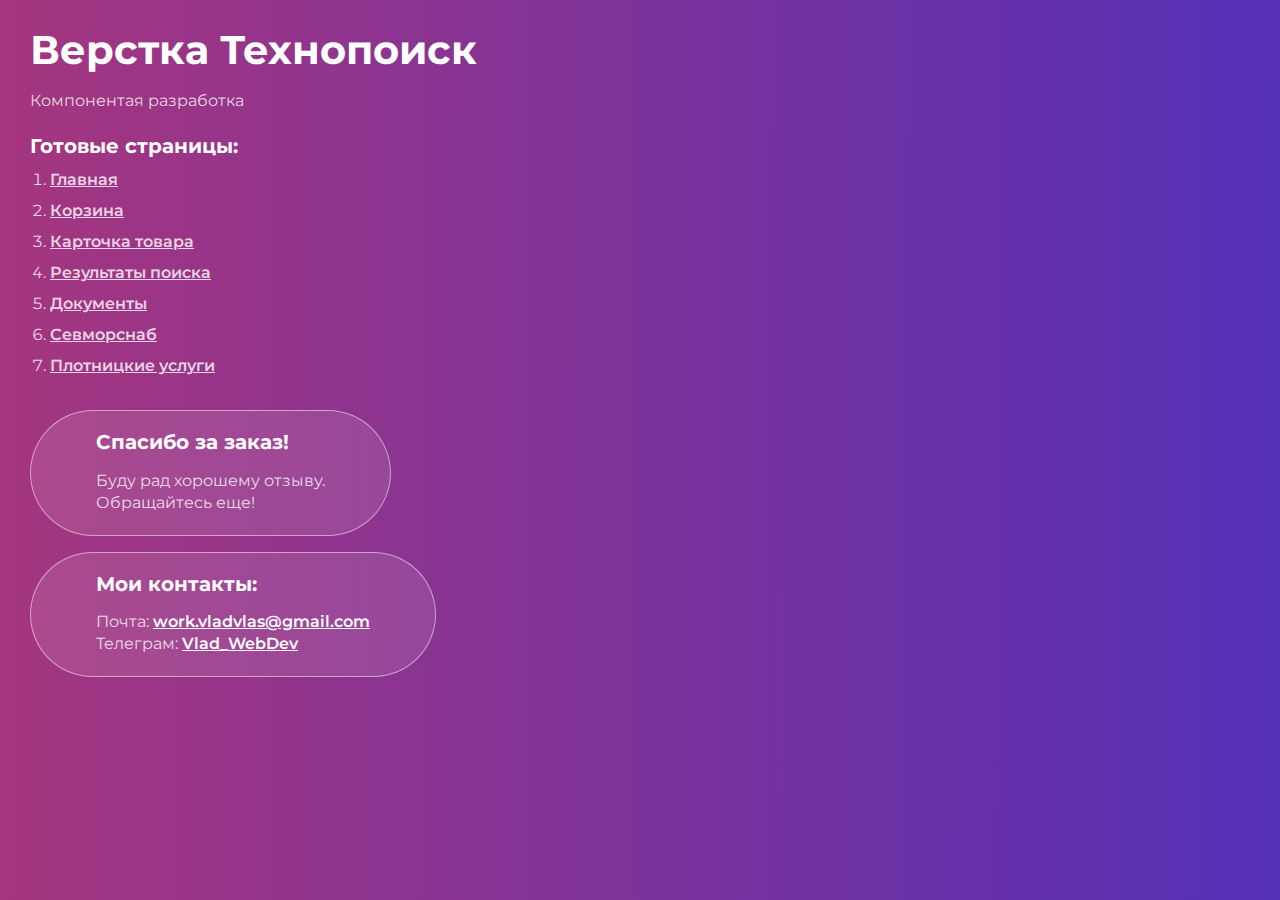
<file: preview.html>
<!DOCTYPE html>
<html>
	<head>
		<meta charset="UTF-8">
		<meta name="viewport" content="width=device-width, initial-scale=1.0">
		<title>Верстка Технопоиск</title>
	</head>
	<body>
		<div class="rootpage">
			<h1>Верстка Технопоиск</h1>
			<div class="rootpage__info">
				Компонентая разработка
			</div>
			<h2>Готовые страницы:</h2>
			<ol class="rootpage__list">
				<li><a target="_blank" href="index.html">Главная</a></li>
				<li><a target="_blank" href="cart.html">Корзина</a></li>
				<li><a target="_blank" href="card.html">Карточка товара</a></li>
				<li><a target="_blank" href="search-result.html">Результаты поиска</a></li>
				<li><a target="_blank" href="docs.html">Документы</a></li>
				<li><a target="_blank" href="sevmorsnab.html">Севморснаб</a></li>
				<li><a target="_blank" href="plotniskie-uslugi.html">Плотницкие услуги</a></li>
			</ol>
			<div class="rootpage__tnx">
				<h2>Спасибо за заказ!</h2>
				<p>Буду рад хорошему отзыву.</p>
				<p>Обращайтесь еще!</p>
			</div>
			<div class="rootpage__contacts">
				<h2>Мои контакты:</h2>
				<p>Почта: <a href="mailto:work.vladvlas@gmail.com" target="_blank">work.vladvlas@gmail.com</a></p>
				<p>Телеграм: <a href="https://t.me/vlad_webdev" target="_blank">Vlad_WebDev</a></p>
			</div>
		</div>
	</body>
	<style>
		@charset "UTF-8";
		@import url("https://fonts.googleapis.com/css?family=Montserrat:regular,700&display=swap");
		* ,*::before, *::after {
			padding: 0px;
			margin: 0px;
			border: 0px;
			box-sizing: border-box; 
		}
		html, body {
			height: 100%;
			margin: 0;
			padding: 0;
			min-width: 320px;
			width: 100%;
			color: rgba(255, 255, 255, 0.8);
			background: linear-gradient(90.21deg, #AA367C -5.91%, #4A2FBD 111.58%);;
		}
		body {
			font-family: Montserrat;
			font-size: 100%;
			line-height: 1;
			font-size: 1rem;
		}
		a {
			font-weight: 600;
			color: inherit;
			text-decoration: underline;
		}
		a:visited {
			text-decoration: line-through;
			font-weight: 600;
			color: inherit;
		}
			a:hover {
			text-decoration: none;
		}
		ul li {
			list-style: none;
		}
		img {
			vertical-align: top;
		}
		.wrapper {
			width: 100%;
			min-height: 100%;
			overflow: hidden;
		}
		.rootpage{
			padding: 30px;
			display: flex;
			flex-direction: column;
			align-items: flex-start;
		}
		@media (max-width: 767px) {
			.rootpage{
				padding:30px 15px;
			}
		}
		h1 {
			color: rgba(255, 255, 255, 1);
			font-size: 2.5rem;
			margin: 0px 0px 1.25rem 0px;
		}
		@media (max-width: 767px) {
			h1 {
				font-size: 1.85rem;
				margin: 0px 0px 1.25rem 0px;
			}
		}
		h2 {
			color: rgba(255, 255, 255, 1);
			font-size: 1.25rem;
			margin: 0px 0px 1rem 0px;
		}
		@media (max-width: 767px) {
			 h2 {
				font-size: 1.125rem;
				margin: 0px 0px 1rem 0px;
			}
		}
		.rootpage__info{
			line-height: 140%;
			margin: 0px 0px 1.5rem 0px;
		}

		.rootpage__list{
			margin: 0px 0px 2.25rem 1.25rem;
		}
		.rootpage__list li:not(:last-child){
			margin: 0px 0px 15px 0px;
		}
		.rootpage__contacts,
		.rootpage__tnx{
			border-radius: 200px;
			padding: 20px 65px;
			line-height: 140%;
			background: rgba(255, 255, 255, 0.1);
    		border: 1px solid rgba(255, 255, 255, 0.5);
		}
		@media (max-width: 767px){
		.rootpage__contacts,
		.rootpage__tnx{
			border-radius:40px;
			padding: 20px;
		}
		}
		.rootpage__contacts a{
			color: #fff;
		}
		.rootpage__tnx{
			margin: 0px 0px 1rem 0px;
		}
	</style>
</html>
</file>
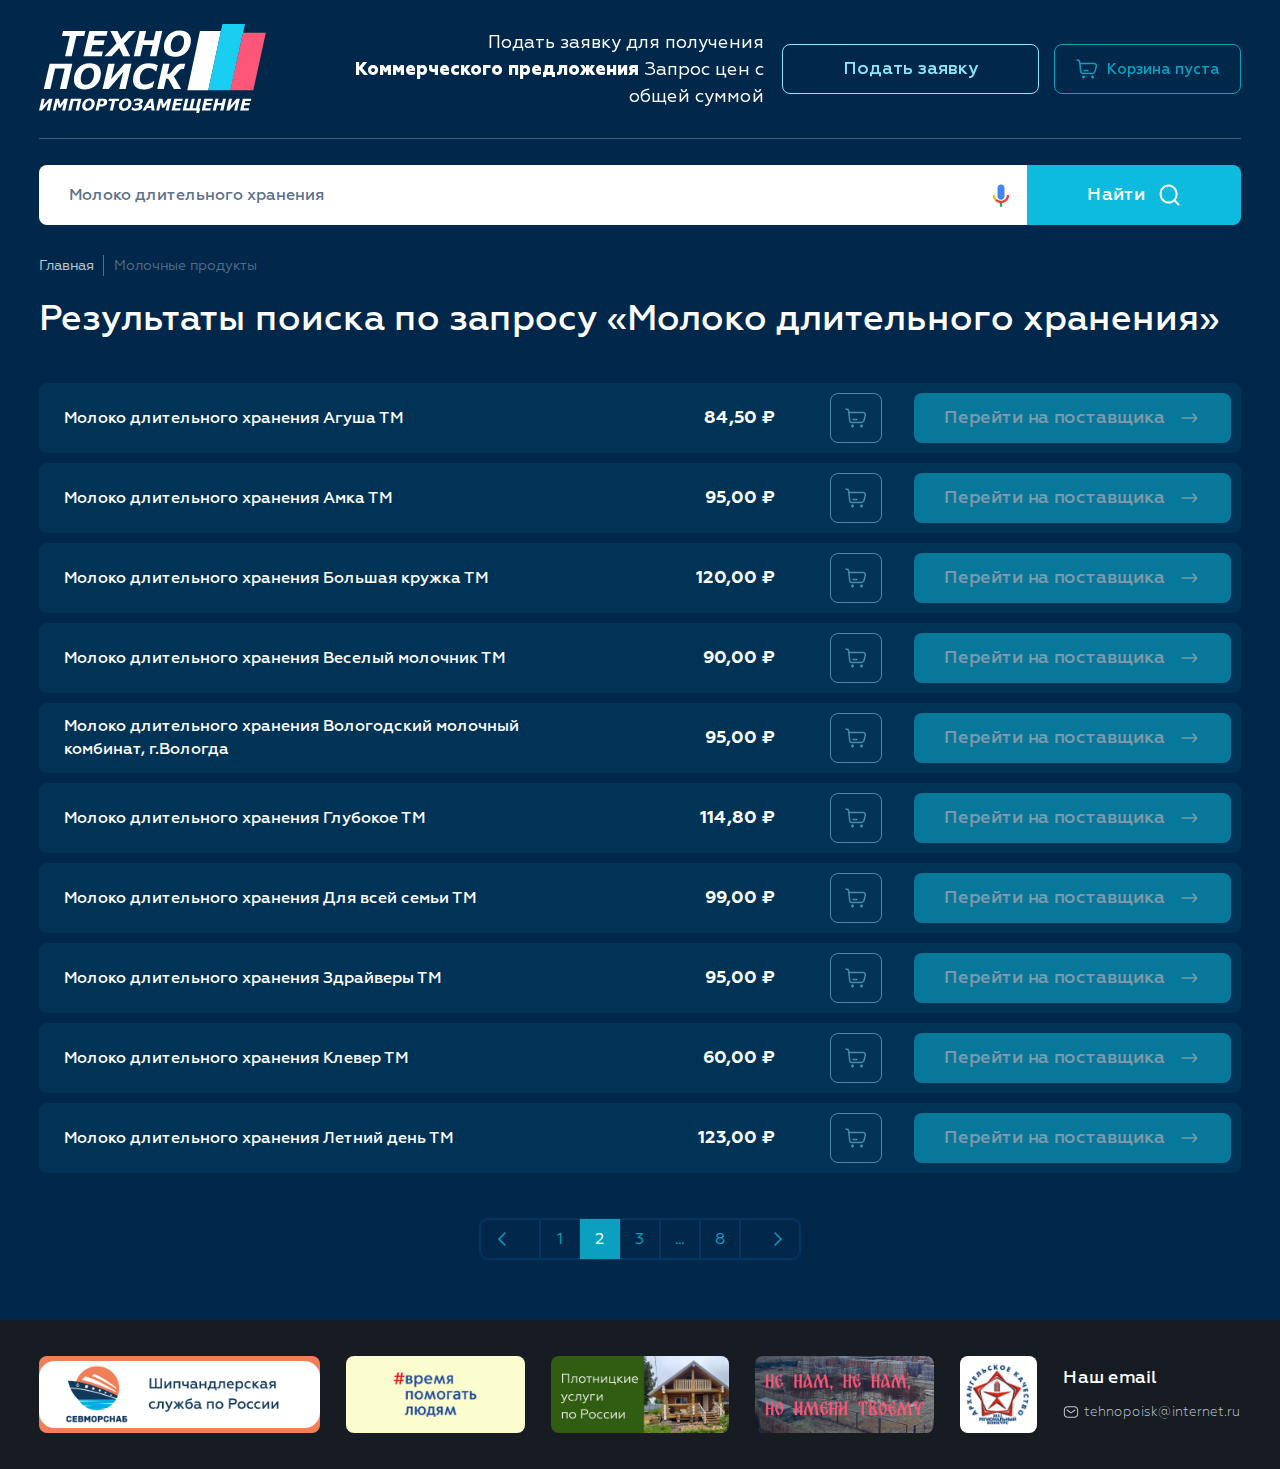
<file: search-result.html>
<!DOCTYPE html><html lang="ru"><head><meta charset="UTF-8"><title>Результат поиска</title><meta name="keywords" content=" "><meta name="description" content=" "><link rel="stylesheet" href="css/style.min.css?v=1679821417101"><meta name="viewport" content="width=device-width, initial-scale=1.0"><meta http-equiv="X-UA-Compatible" content="ie=edge"><meta name="format-detection" content="telephone=no"><link rel="icon" type="image/png" href="img/favicon.png"><!-- Fonts--><link rel="preload" href="fonts/Geometria-Bold.woff2" type="font/woff2" as="font" crossorigin="anonymous"><link rel="preload" href="fonts/Geometria-ExtraBold.woff2" type="font/woff2" as="font" crossorigin="anonymous"><link rel="preload" href="fonts/Geometria-Light.woff2" type="font/woff2" as="font" crossorigin="anonymous"><link rel="preload" href="fonts/Geometria-Medium.woff2" type="font/woff2" as="font" crossorigin="anonymous"><link rel="preload" href="fonts/Geometria-Regular.woff2" type="font/woff2" as="font" crossorigin="anonymous"><!-- Facebook meta tags--><meta property="og:url" content=""><meta property="og:type" content="website"><meta property="og:title" content=""><meta property="og:description" content=""><meta property="og:image" content=""><!-- Twitter meta tags--><meta property="twitter:domain" content=""><meta property="twitter:url" content=""><meta name="twitter:title" content=""><meta name="twitter:description" content=""><meta name="twitter:image" content=""></head><body class="wrapper--theme-dark"><div class="wrapper"><header class="header lock-padding header-cart"><div class="container"><div class="header__body"><div class="row row--ai-center"><div class="col-xs-4 col-sm-3 col-md-3 header__logo-block"><a class="header__logo-link" href="/index.html"><img class="header__logo" src="img/logo-dark.svg" alt=""/></a></div><div class="col-xs-8 col-sm-9 col-md-9 header__info-block"><div class="header__info-text">Подать заявку для получения <b>Коммерческого предложения</b> Запрос цен с общей суммой</div><a class="header__info-btn button button--color-blue button--type-contour popup-link" href="#form">Подать заявку</a><a class="header__info-btn _cart-btn button button--color-dark-blue button--type-contour button--icon-left" href="/cart.html"><svg role="img"><use xlink:href="img/icons.svg?v=1679821417101#cart"></use></svg><span>Корзина пуста</span></a></div></div></div></div></header><main class="wrapper__main"><div class="search-result-page pt-max"><div class="search-result-page__body"><div class="container"><div class="ui-search"><div class="ui-search__input-block"><input class="ui-search__input" type="text" placeholder="Найти предложения...." value="Молоко длительного хранения"/><button class="ui-search__micro"><img src="img/ui/search/micro.svg" alt=""/></button></div><button class="ui-search__button button button--icon-right button--color-blue button--type-filled">Найти<svg role="img"><use xlink:href="img/icons.svg?v=1679821417101#search"></use></svg></button></div><div class="width-full"><div class="bread-crumbs"><div class="bread-crumbs__body"><a class="bread-crumbs__link _link-inactive" href="/index.html">Главная</a><div class="bread-crumbs__link _link-active">Молочные продукты</div></div></div></div><h1 class="search-result-page__title">Результаты поиска по запросу «Молоко длительного хранения»</h1><div class="search-result-page__items"><div class="result-item"><div class="result-item__texts"><div class="result-item__texts-title">Молоко длительного хранения Агуша ТМ</div><div class="result-item__texts-price">84,50 ₽</div></div><div class="result-item__buttons"><button class="result-item__button _cart-btn button button--icon-left button--color-blue button--type-contour"><svg role="img"><use xlink:href="img/icons.svg?v=1679821417101#cart"></use></svg><span>Добавить в корзину</span></button><a class="result-item__button _provider-btn button button--icon-right button--color-blue button--type-filled" href="#"><span>Перейти на поставщика</span><svg role="img"><use xlink:href="img/icons.svg?v=1679821417101#arrow-line"></use></svg></a></div></div><div class="result-item"><div class="result-item__texts"><div class="result-item__texts-title">Молоко длительного хранения Амка ТМ</div><div class="result-item__texts-price">95,00 ₽</div></div><div class="result-item__buttons"><button class="result-item__button _cart-btn button button--icon-left button--color-blue button--type-contour"><svg role="img"><use xlink:href="img/icons.svg?v=1679821417101#cart"></use></svg><span>Добавить в корзину</span></button><a class="result-item__button _provider-btn button button--icon-right button--color-blue button--type-filled" href="#"><span>Перейти на поставщика</span><svg role="img"><use xlink:href="img/icons.svg?v=1679821417101#arrow-line"></use></svg></a></div></div><div class="result-item"><div class="result-item__texts"><div class="result-item__texts-title">Молоко длительного хранения Большая кружка ТМ</div><div class="result-item__texts-price">120,00 ₽</div></div><div class="result-item__buttons"><button class="result-item__button _cart-btn button button--icon-left button--color-blue button--type-contour"><svg role="img"><use xlink:href="img/icons.svg?v=1679821417101#cart"></use></svg><span>Добавить в корзину</span></button><a class="result-item__button _provider-btn button button--icon-right button--color-blue button--type-filled" href="#"><span>Перейти на поставщика</span><svg role="img"><use xlink:href="img/icons.svg?v=1679821417101#arrow-line"></use></svg></a></div></div><div class="result-item"><div class="result-item__texts"><div class="result-item__texts-title">Молоко длительного хранения Веселый молочник ТМ</div><div class="result-item__texts-price">90,00 ₽</div></div><div class="result-item__buttons"><button class="result-item__button _cart-btn button button--icon-left button--color-blue button--type-contour"><svg role="img"><use xlink:href="img/icons.svg?v=1679821417101#cart"></use></svg><span>Добавить в корзину</span></button><a class="result-item__button _provider-btn button button--icon-right button--color-blue button--type-filled" href="#"><span>Перейти на поставщика</span><svg role="img"><use xlink:href="img/icons.svg?v=1679821417101#arrow-line"></use></svg></a></div></div><div class="result-item"><div class="result-item__texts"><div class="result-item__texts-title">Молоко длительного хранения Вологодский молочный комбинат, г.Вологда</div><div class="result-item__texts-price">95,00 ₽</div></div><div class="result-item__buttons"><button class="result-item__button _cart-btn button button--icon-left button--color-blue button--type-contour"><svg role="img"><use xlink:href="img/icons.svg?v=1679821417101#cart"></use></svg><span>Добавить в корзину</span></button><a class="result-item__button _provider-btn button button--icon-right button--color-blue button--type-filled" href="#"><span>Перейти на поставщика</span><svg role="img"><use xlink:href="img/icons.svg?v=1679821417101#arrow-line"></use></svg></a></div></div><div class="result-item"><div class="result-item__texts"><div class="result-item__texts-title">Молоко длительного хранения Глубокое ТМ</div><div class="result-item__texts-price">114,80 ₽</div></div><div class="result-item__buttons"><button class="result-item__button _cart-btn button button--icon-left button--color-blue button--type-contour"><svg role="img"><use xlink:href="img/icons.svg?v=1679821417101#cart"></use></svg><span>Добавить в корзину</span></button><a class="result-item__button _provider-btn button button--icon-right button--color-blue button--type-filled" href="#"><span>Перейти на поставщика</span><svg role="img"><use xlink:href="img/icons.svg?v=1679821417101#arrow-line"></use></svg></a></div></div><div class="result-item"><div class="result-item__texts"><div class="result-item__texts-title">Молоко длительного хранения Для всей семьи ТМ</div><div class="result-item__texts-price">99,00 ₽</div></div><div class="result-item__buttons"><button class="result-item__button _cart-btn button button--icon-left button--color-blue button--type-contour"><svg role="img"><use xlink:href="img/icons.svg?v=1679821417101#cart"></use></svg><span>Добавить в корзину</span></button><a class="result-item__button _provider-btn button button--icon-right button--color-blue button--type-filled" href="#"><span>Перейти на поставщика</span><svg role="img"><use xlink:href="img/icons.svg?v=1679821417101#arrow-line"></use></svg></a></div></div><div class="result-item"><div class="result-item__texts"><div class="result-item__texts-title">Молоко длительного хранения Здрайверы ТМ</div><div class="result-item__texts-price">95,00 ₽</div></div><div class="result-item__buttons"><button class="result-item__button _cart-btn button button--icon-left button--color-blue button--type-contour"><svg role="img"><use xlink:href="img/icons.svg?v=1679821417101#cart"></use></svg><span>Добавить в корзину</span></button><a class="result-item__button _provider-btn button button--icon-right button--color-blue button--type-filled" href="#"><span>Перейти на поставщика</span><svg role="img"><use xlink:href="img/icons.svg?v=1679821417101#arrow-line"></use></svg></a></div></div><div class="result-item"><div class="result-item__texts"><div class="result-item__texts-title">Молоко длительного хранения Клевер ТМ</div><div class="result-item__texts-price">60,00 ₽</div></div><div class="result-item__buttons"><button class="result-item__button _cart-btn button button--icon-left button--color-blue button--type-contour"><svg role="img"><use xlink:href="img/icons.svg?v=1679821417101#cart"></use></svg><span>Добавить в корзину</span></button><a class="result-item__button _provider-btn button button--icon-right button--color-blue button--type-filled" href="#"><span>Перейти на поставщика</span><svg role="img"><use xlink:href="img/icons.svg?v=1679821417101#arrow-line"></use></svg></a></div></div><div class="result-item"><div class="result-item__texts"><div class="result-item__texts-title">Молоко длительного хранения Летний день ТМ</div><div class="result-item__texts-price">123,00 ₽</div></div><div class="result-item__buttons"><button class="result-item__button _cart-btn button button--icon-left button--color-blue button--type-contour"><svg role="img"><use xlink:href="img/icons.svg?v=1679821417101#cart"></use></svg><span>Добавить в корзину</span></button><a class="result-item__button _provider-btn button button--icon-right button--color-blue button--type-filled" href="#"><span>Перейти на поставщика</span><svg role="img"><use xlink:href="img/icons.svg?v=1679821417101#arrow-line"></use></svg></a></div></div></div><div class="pagination"><div class="pagination__body"><a class="pagination__arrow _prev" href="#"><svg role="img"><use xlink:href="img/icons.svg?v=1679821417101#arrow"></use></svg></a><ul class="pagination__list"><li class="pagination__item"><a class="pagination__number" href="#" title="Go to pagе 1">1</a></li><li class="pagination__item is-active"><a class="pagination__number" href="#" title="Current page #{index}">2</a></li><li class="pagination__item"><a class="pagination__number" href="#" title="Go to pagе 3">3</a></li><li class="pagination__item"><a class="pagination__number is-collapsed" href="#" title="Show more">...</a></li><li class="pagination__item"><a class="pagination__number" href="#" title="Go to pagе 8">8</a></li></ul><a class="pagination__arrow _next" href="#"><svg role="img"><use xlink:href="img/icons.svg?v=1679821417101#arrow"></use></svg></a></div></div></div></div></div></main><footer class="footer"><div class="container"><div class="footer__wrapper"><div class="row footer__body"><div class="col-xs-12 col-lg-3 footer__item footer-image"><a class="footer-image__link" href=""><picture><source srcset="img/footer/image-1-pc.jpg" media="(min-width: 1024px)"/><img src="img/footer/image-1-mb.jpg" alt=""/></picture></a></div><div class="col-xs-12 col-lg-2 footer__item footer-image"><a class="footer-image__link" href=""><picture><source srcset="img/footer/image-2-pc.jpg" media="(min-width: 1024px)"/><img src="img/footer/image-2-mb.jpg" alt=""/></picture></a></div><div class="col-xs-12 col-lg-2 footer__item footer-image"><a class="footer-image__link" href=""><picture><source srcset="img/footer/image-3-pc.jpg" media="(min-width: 1024px)"/><img src="img/footer/image-3-mb.jpg" alt=""/></picture></a></div><div class="col-xs-12 col-lg-2 footer__item footer-image"><a class="footer-image__link" href=""><picture><source srcset="img/footer/image-4-pc.jpg" media="(min-width: 1024px)"/><img src="img/footer/image-4-mb.jpg" alt=""/></picture></a></div><div class="col-xs-12 col-lg-1 footer__item footer-image"><a class="footer-image__link" href=""><picture><source srcset="img/footer/image-5-pc.jpg" media="(min-width: 1400px)"/><img src="img/footer/image-5-mb.jpg" alt=""/></picture></a></div><div class="col-xs-12 col-lg-2 footer__item footer-email"><div class="footer-email__title">Наш email</div><div class="footer-email__content"><svg role="img"><use xlink:href="img/icons.svg?v=1679821417101#mail"></use></svg><a class="footer-email__link" href="mailto:tehnopoisk@internet.ru">tehnopoisk@internet.ru</a></div></div></div></div></div></footer></div><div class="popup popup--form" id="form"><div class="popup__wrapper"><div class="popup__content"><div class="container"><button class="popup__close close-popup"><svg role="img"><use xlink:href="img/icons.svg?v=1679821417101#close"></use></svg></button><div class="popup__body"><h2 class="popup__title">Заявка до 500 позиций для получения коммерческого предложения. <br>Запрос цен с общей суммой.</h2><form class="popup__form"><div class="popup__input-block"><h3 class="popup__input-title">Загрузите файл с вашей заявкой в любом формате</h3><label class="input-file" for="input-file--popup"><input class="input-file__input" id="input-file--popup" type="file" name="file"/><span class="input-file__body"><span class="input-file__icon"><svg role="img"><use xlink:href="img/icons.svg?v=1679821417101#download"></use></svg></span><span class="input-file__text"><span class="input-file__text-pc">Перетащите и отпустите сюда файлы, чтобы загрузить их</span><span><span class="input-file__text-pc">или</span> <span class="input-file__text-mb">Выберите файлы</span></span></span></span></label></div><div class="popup__inputs"><div class="input-block"><label class="input-block__label" for="input-phone--98890"><span class="input-block__label-text">Телефон</span><span class="input-block__label-req"> *</span></label><input class="input-block__input" id="input-phone--98890" type="tel" name="phone"/><div class="input-block__error-message">Error</div></div><div class="input-block error"><label class="input-block__label" for="input-email--110980"><span class="input-block__label-text">E-mail</span><span class="input-block__label-req"> *</span></label><input class="input-block__input" id="input-email--110980" type="email" name="email"/><div class="input-block__error-message">Error</div></div><button class="popup__button button button--type-contour button--color-blue button--icon-right" type="submit">Подать заявку<svg role="img"><use xlink:href="img/icons.svg?v=1679821417101#mail"></use></svg></button></div></form></div></div></div></div></div><script src="js/app.js?v=1679821417101"></script></body></html>
</file>
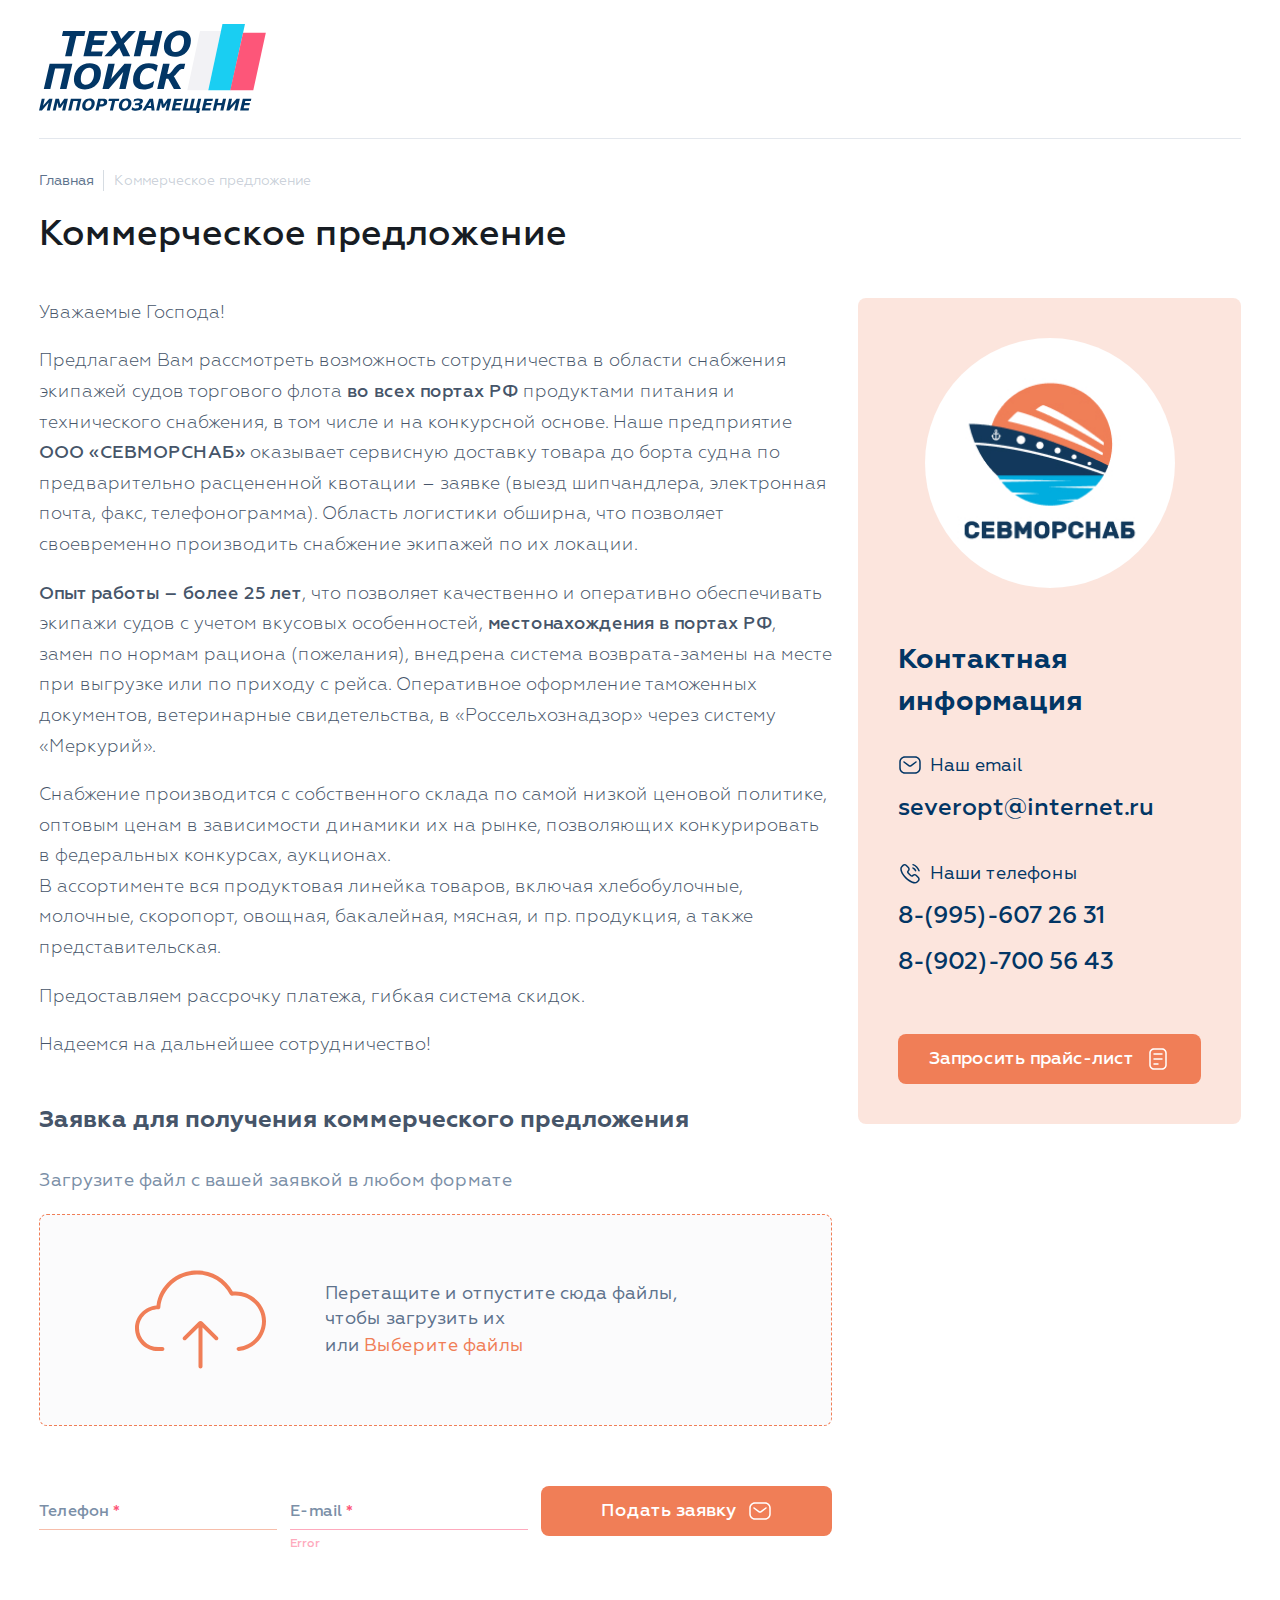
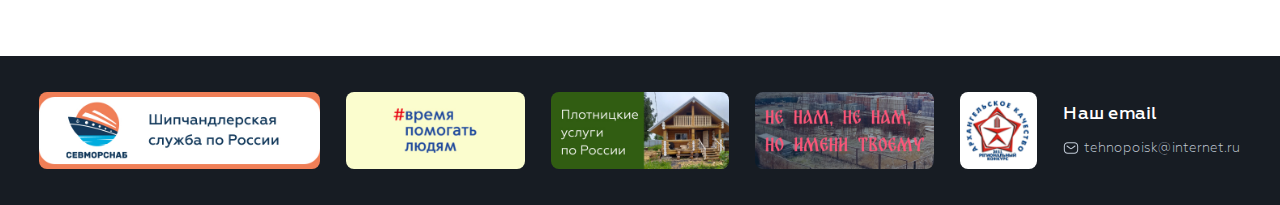
<file: sevmorsnab.html>
<!DOCTYPE html><html lang="ru"><head><meta charset="UTF-8"><title>Севморснаб</title><meta name="keywords" content=" "><meta name="description" content=" "><link rel="stylesheet" href="css/style.min.css?v=1679821417101"><meta name="viewport" content="width=device-width, initial-scale=1.0"><meta http-equiv="X-UA-Compatible" content="ie=edge"><meta name="format-detection" content="telephone=no"><link rel="icon" type="image/png" href="img/favicon.png"><!-- Fonts--><link rel="preload" href="fonts/Geometria-Bold.woff2" type="font/woff2" as="font" crossorigin="anonymous"><link rel="preload" href="fonts/Geometria-ExtraBold.woff2" type="font/woff2" as="font" crossorigin="anonymous"><link rel="preload" href="fonts/Geometria-Light.woff2" type="font/woff2" as="font" crossorigin="anonymous"><link rel="preload" href="fonts/Geometria-Medium.woff2" type="font/woff2" as="font" crossorigin="anonymous"><link rel="preload" href="fonts/Geometria-Regular.woff2" type="font/woff2" as="font" crossorigin="anonymous"><!-- Facebook meta tags--><meta property="og:url" content=""><meta property="og:type" content="website"><meta property="og:title" content=""><meta property="og:description" content=""><meta property="og:image" content=""><!-- Twitter meta tags--><meta property="twitter:domain" content=""><meta property="twitter:url" content=""><meta name="twitter:title" content=""><meta name="twitter:description" content=""><meta name="twitter:image" content=""></head><body class="body--theme-light"><div class="wrapper"><header class="header"><div class="container"><div class="header__body"><div class="row row--ai-center"><div class="col-lg-5 header__logo-block"><a class="header__logo-link" href="/index.html"><img class="header__logo" src="img/logo-light.svg" alt=""/></a></div></div></div></div></header><main class="wrapper__main"><div class="sevmorsnab-page pt-min"><div class="sevmorsnab-page__wrapper"><div class="container"><div class="row"><div class="col-xs-12 sevmorsnab-page__bread-crumbs width-full"><div class="bread-crumbs"><div class="bread-crumbs__body"><a class="bread-crumbs__link _link-inactive" href="/index.html">Главная</a><div class="bread-crumbs__link _link-active">Коммерческое предложение</div></div></div></div><h1 class="col-xs-12 sevmorsnab-page__title">Коммерческое предложение</h1><div class="col-xs-12 col-md-7 col-lg-8 sevmorsnab-page__main"><div class="sevmorsnab-page__main-text"><p>Уважаемые Господа!</p><p>Предлагаем Вам рассмотреть возможность сотрудничества в области снабжения экипажей судов торгового флота <b>во всех портах РФ</b> продуктами питания и технического снабжения, в том числе и на конкурсной основе. Наше предприятие <b>ООО «СЕВМОРСНАБ»</b> оказывает сервисную доставку товара до борта судна по предварительно расцененной квотации – заявке (выезд шипчандлера, электронная почта, факс, телефонограмма). Область логистики обширна, что позволяет своевременно производить снабжение экипажей по их локации.</p><p><b>Опыт работы – более 25 лет</b>, что позволяет качественно и оперативно обеспечивать экипажи судов с учетом вкусовых особенностей, <b>местонахождения в портах РФ</b>, замен по нормам рациона (пожелания), внедрена система возврата-замены на месте при выгрузке или по приходу с рейса. Оперативное оформление таможенных документов, ветеринарные свидетельства, в «Россельхознадзор» через систему «Меркурий».</p><p>Снабжение производится с собственного склада по самой низкой ценовой политике, оптовым ценам в зависимости динамики их на рынке, позволяющих конкурировать в федеральных конкурсах, аукционах. <br>В ассортименте вся продуктовая линейка товаров, включая хлебобулочные, молочные, скоропорт, овощная, бакалейная, мясная, и пр. продукция, а также представительская.</p><p>Предоставляем рассрочку платежа, гибкая система скидок.</p><p>Надеемся на дальнейшее сотрудничество!</p></div><form class="sevmorsnab-page__main-form"><div class="sevmorsnab-page__main-form-title">Заявка для получения коммерческого предложения</div><div class="sevmorsnab-page__main-form-subtitle">Загрузите файл с вашей заявкой в любом формате</div><div class="sevmorsnab-page__main-form-input-file"><label class="input-file" for="input-file--148630"><input class="input-file__input" id="input-file--148630" type="file" name="file"/><span class="input-file__body"><span class="input-file__icon"><svg role="img"><use xlink:href="img/icons.svg?v=1679821417101#download"></use></svg></span><span class="input-file__text"><span class="input-file__text-pc">Перетащите и отпустите сюда файлы, чтобы загрузить их</span><span><span class="input-file__text-pc">или</span> <span class="input-file__text-mb">Выберите файлы</span></span></span></span></label></div><div class="sevmorsnab-page__main-form-inputs"><div class="sevmorsnab-page__main-form-input"><div class="input-block"><label class="input-block__label" for="input-phone--110490"><span class="input-block__label-text">Телефон</span><span class="input-block__label-req"> *</span></label><input class="input-block__input" id="input-phone--110490" type="tel" name="phone"/><div class="input-block__error-message">Error</div></div></div><div class="sevmorsnab-page__main-form-input"><div class="input-block error"><label class="input-block__label" for="input-email--110754"><span class="input-block__label-text">E-mail</span><span class="input-block__label-req"> *</span></label><input class="input-block__input" id="input-email--110754" type="email" name="email"/><div class="input-block__error-message">Error</div></div></div><button class="sevmorsnab-page__main-form-button button button--type-filled button--color-orange button--icon-right" type="submit">Подать заявку<svg role="img"><use xlink:href="img/icons.svg?v=1679821417101#mail"></use></svg></button></div></form></div><div class="col-xs-12 col-md-5 col-lg-4 sevmorsnab-page__side"><div class="sevmorsnab-page__side-body"><div class="sevmorsnab-page__side-icon-block"><div class="sevmorsnab-page__side-icon"><img src="img/sevmorsnab/logo.jpg" alt=""></div></div><div class="sevmorsnab-page__side-title">Контактная информация</div><div class="sevmorsnab-page__side-item side-contacts-block"><div class="sevmorsnab-page__side-item-head side-contacts-block__head"><svg role="img"><use xlink:href="img/icons.svg?v=1679821417101#mail"></use></svg><span>Наш email</span></div><div class="sevmorsnab-page__side-item-body side-contacts-block__body"><a class="sevmorsnab-page__side-item-body-link side-contacts-block__body-link" href="mailto:severopt@internet.ru">severopt@internet.ru</a></div></div><div class="sevmorsnab-page__side-item side-contacts-block"><div class="sevmorsnab-page__side-item-head side-contacts-block__head"><svg role="img"><use xlink:href="img/icons.svg?v=1679821417101#calling"></use></svg><span>Наши телефоны</span></div><div class="sevmorsnab-page__side-item-body side-contacts-block__body"><a class="sevmorsnab-page__side-item-body-link side-contacts-block__body-link" href="tel:89956072631">8-(995)-607 26 31</a><a class="sevmorsnab-page__side-item-body-link side-contacts-block__body-link" href="tel:89027005643">8-(902)-700 56 43</a></div></div><button class="sevmorsnab-page__side-button button button--type-filled button--color-orange button--icon-right"><span>Запросить прайс-лист</span><svg role="img"><use xlink:href="img/icons.svg?v=1679821417101#doc"></use></svg></button></div></div></div></div></div></div></main><footer class="footer"><div class="container"><div class="footer__wrapper"><div class="row footer__body"><div class="col-xs-12 col-lg-3 footer__item footer-image"><a class="footer-image__link" href=""><picture><source srcset="img/footer/image-1-pc.jpg" media="(min-width: 1024px)"/><img src="img/footer/image-1-mb.jpg" alt=""/></picture></a></div><div class="col-xs-12 col-lg-2 footer__item footer-image"><a class="footer-image__link" href=""><picture><source srcset="img/footer/image-2-pc.jpg" media="(min-width: 1024px)"/><img src="img/footer/image-2-mb.jpg" alt=""/></picture></a></div><div class="col-xs-12 col-lg-2 footer__item footer-image"><a class="footer-image__link" href=""><picture><source srcset="img/footer/image-3-pc.jpg" media="(min-width: 1024px)"/><img src="img/footer/image-3-mb.jpg" alt=""/></picture></a></div><div class="col-xs-12 col-lg-2 footer__item footer-image"><a class="footer-image__link" href=""><picture><source srcset="img/footer/image-4-pc.jpg" media="(min-width: 1024px)"/><img src="img/footer/image-4-mb.jpg" alt=""/></picture></a></div><div class="col-xs-12 col-lg-1 footer__item footer-image"><a class="footer-image__link" href=""><picture><source srcset="img/footer/image-5-pc.jpg" media="(min-width: 1400px)"/><img src="img/footer/image-5-mb.jpg" alt=""/></picture></a></div><div class="col-xs-12 col-lg-2 footer__item footer-email"><div class="footer-email__title">Наш email</div><div class="footer-email__content"><svg role="img"><use xlink:href="img/icons.svg?v=1679821417101#mail"></use></svg><a class="footer-email__link" href="mailto:tehnopoisk@internet.ru">tehnopoisk@internet.ru</a></div></div></div></div></div></footer></div><div class="popup popup--form" id="form"><div class="popup__wrapper"><div class="popup__content"><div class="container"><button class="popup__close close-popup"><svg role="img"><use xlink:href="img/icons.svg?v=1679821417101#close"></use></svg></button><div class="popup__body"><h2 class="popup__title">Заявка до 500 позиций для получения коммерческого предложения. <br>Запрос цен с общей суммой.</h2><form class="popup__form"><div class="popup__input-block"><h3 class="popup__input-title">Загрузите файл с вашей заявкой в любом формате</h3><label class="input-file" for="input-file--popup"><input class="input-file__input" id="input-file--popup" type="file" name="file"/><span class="input-file__body"><span class="input-file__icon"><svg role="img"><use xlink:href="img/icons.svg?v=1679821417101#download"></use></svg></span><span class="input-file__text"><span class="input-file__text-pc">Перетащите и отпустите сюда файлы, чтобы загрузить их</span><span><span class="input-file__text-pc">или</span> <span class="input-file__text-mb">Выберите файлы</span></span></span></span></label></div><div class="popup__inputs"><div class="input-block"><label class="input-block__label" for="input-phone--601512"><span class="input-block__label-text">Телефон</span><span class="input-block__label-req"> *</span></label><input class="input-block__input" id="input-phone--601512" type="tel" name="phone"/><div class="input-block__error-message">Error</div></div><div class="input-block error"><label class="input-block__label" for="input-email--178846"><span class="input-block__label-text">E-mail</span><span class="input-block__label-req"> *</span></label><input class="input-block__input" id="input-email--178846" type="email" name="email"/><div class="input-block__error-message">Error</div></div><button class="popup__button button button--type-contour button--color-blue button--icon-right" type="submit">Подать заявку<svg role="img"><use xlink:href="img/icons.svg?v=1679821417101#mail"></use></svg></button></div></form></div></div></div></div></div><script src="js/app.js?v=1679821417101"></script></body></html>
</file>
<file: css/style.min.css>
@charset "UTF-8";
@font-face {
  font-family: "Geometria";
  font-weight: 400;
  font-style: normal;
  font-display: swap;
  src: url("../fonts/Geometria-Regular.woff2") format("woff2"), url("../fonts/Geometria-Regular.woff") format("woff");
}
@font-face {
  font-family: "Geometria";
  font-weight: 300;
  font-style: normal;
  font-display: swap;
  src: url("../fonts/Geometria-Light.woff2") format("woff2"), url("../fonts/Geometria-Light.woff") format("woff");
}
@font-face {
  font-family: "Geometria";
  font-weight: 500;
  font-style: normal;
  font-display: swap;
  src: url("../fonts/Geometria-Medium.woff2") format("woff2"), url("../fonts/Geometria-Medium.woff") format("woff");
}
@font-face {
  font-family: "Geometria";
  font-weight: 700;
  font-style: normal;
  font-display: swap;
  src: url("../fonts/Geometria-Bold.woff2") format("woff2"), url("../fonts/Geometria-Bold.woff") format("woff");
}
@font-face {
  font-family: "Geometria";
  font-weight: 800;
  font-style: normal;
  font-display: swap;
  src: url("../fonts/Geometria-ExtraBold.woff2") format("woff2"), url("../fonts/Geometria-ExtraBold.woff") format("woff");
}
html,
body {
  height: 100%;
  margin: 0;
  padding: 0;
}

body {
  font-size: 16px;
  line-height: 1.5;
  font-family: "Geometria", sans-serif;
  background-color: #01284B;
}
body.lock {
  overflow: hidden;
  touch-action: none;
}
body.body--theme-light {
  background-color: #FFFFFF;
}

* {
  outline: 0;
  font-family: inherit;
  box-sizing: border-box;
  padding: 0;
  margin: 0;
}

input,
textarea,
button {
  border: none;
  padding: 0;
  -webkit-appearance: none;
}

button {
  cursor: pointer;
}

input {
  -webkit-appearance: none;
  -webkit-border-radius: 0;
  -moz-border-radius: 0;
  border-radius: 0;
}
input::-webkit-outer-spin-button, input::-webkit-inner-spin-button {
  -webkit-appearance: none;
  margin: 0;
}
input[type=number] {
  -moz-appearance: textfield;
}
input[type=search]::-webkit-search-decoration, input[type=search]::-webkit-search-cancel-button, input[type=search]::-webkit-search-results-button, input[type=search]::-webkit-search-results-decoration {
  -webkit-appearance: none;
}

img {
  height: auto;
  max-width: 100%;
  vertical-align: top;
}

svg {
  width: 100%;
  height: 100%;
}

ul li {
  list-style: none;
}

.visually-hidden {
  position: absolute;
  clip: rect(0 0 0 0);
  width: 1px;
  height: 1px;
  margin: -1px;
  overflow: hidden;
}

.responsive-video {
  position: relative;
  padding: 56.25% 0 0;
}
.responsive-video iframe {
  position: absolute;
  left: 0;
  top: 0;
  width: 100%;
  height: 100%;
}

.wrapper {
  display: flex;
  flex-direction: column;
  overflow: hidden;
  min-height: 100%;
}
.wrapper__main {
  flex: 1 1 auto;
  display: flex;
  flex-direction: column;
  position: relative;
  justify-content: center;
}
.wrapper__main > .pt-max {
  padding-top: 220px;
}
@media all and (min-width: 440px) {
  .wrapper__main > .pt-max {
    padding-top: 90px;
  }
}
@media all and (min-width: 768px) {
  .wrapper__main > .pt-max {
    padding-top: 140px;
  }
}
@media all and (min-width: 1024px) {
  .wrapper__main > .pt-max {
    padding-top: 160px;
  }
}
@media all and (min-width: 1280px) {
  .wrapper__main > .pt-max {
    padding-top: 140px;
  }
}
.wrapper__main > .pt-min {
  padding-top: 90px;
}
@media all and (min-width: 768px) {
  .wrapper__main > .pt-min {
    padding-top: 140px;
  }
}
p {
  margin: 0 0 1em;
}
p.reset-m {
  margin: 0;
}

a {
  color: inherit;
  text-decoration: none;
}

h1,
h2,
h3,
h4,
h5,
h6,
.h1,
.h2,
.h3,
.h4,
.h5,
.h6 {
  line-height: 1.3;
}

h1.reset,
h2.reset,
h3.reset,
h4.reset,
h5.reset,
h6.reset {
  margin: 0;
}
h1.reset-mt,
h2.reset-mt,
h3.reset-mt,
h4.reset-mt,
h5.reset-mt,
h6.reset-mt {
  margin-top: 0;
}
h1.reset-mb,
h2.reset-mb,
h3.reset-mb,
h4.reset-mb,
h5.reset-mb,
h6.reset-mb {
  margin-bottom: 0;
}

h1,
.h1 {
  font-weight: 500;
  font-size: 25px;
  color: #FFFFFF;
}
@media all and (min-width: 768px) {
  h1,
  .h1 {
    font-size: 36px;
  }
}
h2,
.h2 {
  font-size: 23px;
}

h3,
.h3 {
  font-size: 21px;
}

h4,
.h4 {
  font-size: 19px;
}

h5,
.h5 {
  font-size: 17px;
}

h6,
.h6 {
  font-size: 15px;
}

.width-full {
  width: 100%;
}

.body--theme-light p {
  font-weight: 300;
  font-size: 18px;
  line-height: 170%;
  color: #465569;
}
.body--theme-light p b {
  font-weight: 500;
}
.body--theme-light h1,
.body--theme-light .h1 {
  font-weight: 500;
  font-size: 25px;
  color: #171C23;
}
@media all and (min-width: 768px) {
  .body--theme-light h1,
  .body--theme-light .h1 {
    font-size: 36px;
  }
}
.card-page__wrapper {
  padding-top: 30px;
  padding-bottom: 80px;
}
.card-page .bread-crumbs {
  margin-bottom: 25px;
}
.card-page__main {
  flex: 1 1 auto !important;
}
.card-page__info-block {
  padding: 20px;
  border-radius: 8px;
  background-color: rgba(255, 255, 255, 0.05);
  line-height: 100%;
  margin-bottom: 25px;
}
.card-page__info-name {
  font-weight: 700;
  line-height: 130%;
  font-size: 16px;
  margin-bottom: 30px;
}
.card-page__info-item {
  flex: 0 0 auto;
  display: flex;
}
.card-page__info-item:not(:last-child) {
  margin-bottom: 20px;
}
.card-page__info-item-name {
  font-weight: 400;
  font-size: 18px;
  color: rgba(255, 255, 255, 0.5);
  margin-right: 8px;
}
.card-page__info-item-value {
  font-weight: 500;
  font-size: 18px;
  color: white;
}
.card-page__contacts-block {
  padding: 20px;
  border-radius: 8px;
  border: 1px solid #0BA0BE;
  background-color: rgba(11, 160, 190, 0.25);
  line-height: 100%;
  margin-bottom: 40px;
}
.card-page__contacts-block > *:not(:last-child) {
  padding-right: 10px;
}
.card-page__contacts-company {
  font-weight: 500;
  font-size: 24px;
  color: #8EE6F9;
  margin-bottom: 20px;
  line-height: 130%;
}
.card-page__contacts-item {
  flex: 0 0 auto;
}
.card-page__contacts-item:not(:last-child) {
  margin-bottom: 15px;
}
.card-page__contacts-item-title {
  font-weight: 400;
  font-size: 16px;
  color: #1ACEF2;
  margin-bottom: 10px;
}
.card-page__contacts-item-link {
  font-weight: 500;
  font-size: 18px;
  color: #1ACEF2;
}
@media (any-hover: hover) {
  .card-page__contacts-item-link {
    transition: color 0.3s;
  }
  .card-page__contacts-item-link:hover {
    color: #FFFFFF;
  }
}
.card-page__form-title {
  font-weight: 500;
  color: #FFFFFF;
  font-size: 18px;
  margin-bottom: 25px;
}
.card-page__form-sutitle {
  font-weight: 500;
  font-size: 16px;
  color: #0DBBDE;
  margin-top: 20px;
  margin-bottom: 10px;
  font-size: 16px;
}
.card-page .input-file {
  background-color: transparent;
  margin-bottom: 20px;
}
.card-page .input-block {
  width: 100%;
  margin-bottom: 20px;
}
.card-page__button.button {
  margin-bottom: 40px;
  width: 100%;
  padding-left: 5px;
  padding-right: 5px;
  margin-top: 20px;
}
.card-page__side {
  flex: 0 1 auto !important;
}
.card-page__side-btns {
  display: flex;
  font-weight: 500;
  font-size: 16px;
  color: rgba(255, 255, 255, 0.5);
  border-bottom: 1px solid rgba(11, 160, 190, 0.5);
  margin-left: -50vw;
  margin-right: -50vw;
  margin-bottom: 25px;
  padding-left: 50vw;
  padding-right: 50vw;
}
.card-page__side-btn {
  transition: color 0.3s;
  padding-bottom: 10px;
  position: relative;
  top: 1px;
}
.card-page__side-btn.active {
  color: white;
  border-bottom: 1px solid #0BA0BE;
}
.card-page__side-btn:not(:last-child) {
  margin-right: 15px;
}
.card-page__side-tab {
  display: none;
}
.card-page__side-tab.active {
  display: block;
}
.card-page__side-tab-title {
  font-weight: 500;
  font-size: 24px;
  color: #FFFFFF;
  margin-bottom: 20px;
  display: none;
}
.card-page__side-tab-body {
  font-weight: 300;
  font-size: 16px;
  line-height: 170%;
  color: #FFFFFF;
}
.card-page__side-tab-body p {
  margin: 0;
}
.card-page__side-tab-body p:not(:last-child) {
  margin-bottom: 15px;
}
.card-page__side-tab-block {
  background: rgba(2, 54, 101, 0.2);
  border: 1px solid #0BA0BE;
  border-radius: 8px;
  padding: 20px;
  margin-bottom: 15px;
}
.card-page__side-tab-block-title {
  font-weight: 400;
  font-size: 18px;
  color: #0BA0BE;
  margin-bottom: 20px;
}
.card-page__side-tab-block-list {
  padding-left: 1.2em;
}
.card-page__side-tab-block-item {
  font-weight: 300;
  font-size: 16px;
  color: #FFFFFF;
}
.card-page__side-tab-block-item:not(:last-child) {
  margin-bottom: 10px;
}
.card-page__side-tab-block-item b {
  font-weight: 500;
}

@media all and (min-width: 768px) {
  .card-page__wrapper {
    padding-top: 25px;
    padding-bottom: 100px;
  }
  .card-page__info-block {
    margin-bottom: 30px;
  }
  .card-page__info-name {
    font-size: 18px;
  }
  .card-page__contacts-block {
    margin-bottom: 50px;
  }
  .card-page__form-title {
    font-size: 24px;
    margin-bottom: 30px;
  }
  .card-page__form-sutitle {
    font-size: 18px;
  }
  .card-page__form-inputs {
    display: flex;
    justify-content: space-between;
  }
  .card-page__form-inputs .input-block {
    flex: 0 0 48%;
  }
  .card-page__side-btns {
    display: none;
  }
  .card-page__side-tabs {
    display: flex;
    justify-content: space-between;
  }
  .card-page__side-tab {
    flex: 0 0 48%;
    display: block;
  }
  .card-page__side-tab-title {
    display: block;
  }
  .card-page__side-tab-body p:not(:last-child) {
    margin-bottom: 20px;
  }
  .card-page__side-tab-block {
    margin-bottom: 20px;
  }
}
@media all and (min-width: 1024px) {
  .card-page .bread-crumbs {
    margin-bottom: 35px;
  }
  .card-page__info-block {
    display: flex;
    justify-content: space-between;
    align-items: center;
    line-height: 130%;
  }
  .card-page__info-block > *:not(:last-child) {
    padding-right: 20px;
  }
  .card-page__info-name {
    margin: 0;
  }
  .card-page__info-item:not(:last-child) {
    margin: 0;
  }
  .card-page__contacts-block {
    display: flex;
    align-items: center;
    justify-content: space-between;
  }
  .card-page__contacts-company {
    margin: 0;
    flex: 0 1 40%;
  }
  .card-page__contacts-item {
    flex: 0 1 30%;
  }
  .card-page__contacts-item:not(:last-child) {
    margin: 0;
  }
  .card-page__form-block {
    max-width: 750px;
  }
}
@media all and (min-width: 1280px) {
  .card-page .bread-crumbs {
    margin-bottom: 45px;
  }
  .card-page__button.button {
    margin-top: 50px;
  }
  .card-page__side-tabs {
    flex-direction: column;
  }
  .card-page__side-tab:not(:last-child) {
    margin-bottom: 50px;
  }
}
.cart-page__body {
  padding-top: 25px;
  padding-bottom: 60px;
}
.cart-page .ui-search {
  margin-bottom: 30px;
}
.cart-page .bread-crumbs {
  margin-bottom: 10px;
}
.cart-page__title {
  margin-bottom: 15px;
}
.cart-page__info {
  display: flex;
  align-items: flex-start;
  font-weight: 500;
  color: #FEAABD;
  margin-bottom: 25px;
  font-size: 16px;
}
.cart-page__info svg {
  flex: 0 0 auto;
  width: 24px;
  height: 24px;
  margin-right: 12px;
}
.cart-page__items {
  margin-bottom: 30px;
}
@media all and (min-width: 768px) {
  .cart-page .bread-crumbs {
    margin-bottom: 45px;
  }
  .cart-page__title {
    margin-bottom: 25px;
  }
}
@media all and (min-width: 1024px) {
  .cart-page__info {
    margin-bottom: 40px;
    font-size: 18px;
  }
  .cart-page__items {
    margin-bottom: 45px;
  }
}
@media all and (min-width: 1280px) {
  .cart-page__body {
    margin-bottom: 80px;
  }
}
@media all and (min-width: 1920px) {
  .cart-page__body {
    margin-bottom: 120px;
  }
}
.button {
  display: inline-flex;
  flex: 0 0 auto;
  font-weight: 500;
  justify-content: center;
  align-items: center;
  white-space: nowrap;
  border-radius: 8px;
  padding: 0 30px;
  font-size: 16px;
  height: 40px;
  line-height: 1em;
}
.button--color-blue.button--type-filled {
  color: #FFFFFF;
  background-color: #0DBBDE;
}
@media (any-hover: hover) {
  .button--color-blue.button--type-filled {
    transition: background-color 0.3s;
  }
  .button--color-blue.button--type-filled:hover {
    background-color: #0B8FAA;
  }
}
.button--color-blue.button--type-contour {
  color: #8EE6F9;
  border: 1px solid #8EE6F9;
  background-color: transparent;
}
@media (any-hover: hover) {
  .button--color-blue.button--type-contour {
    transition: background-color 0.3s, color 0.3s, border 0.3s;
  }
  .button--color-blue.button--type-contour:hover {
    background-color: #0DBBDE;
    color: #FFFFFF;
    border: 1px solid #0DBBDE;
  }
}
.button--color-orange.button--type-filled {
  color: #FFFFFF;
  background-color: #F07E57;
}
@media (any-hover: hover) {
  .button--color-orange.button--type-filled {
    transition: background-color 0.3s;
  }
  .button--color-orange.button--type-filled:hover {
    background-color: rgba(240, 126, 87, 0.7);
  }
}
.button--color-orange.button--type-contour {
  color: #F07E57;
  border: 1px solid #F07E57;
  background-color: transparent;
}
@media (any-hover: hover) {
  .button--color-orange.button--type-contour {
    transition: background-color 0.3s, color 0.3s, border 0.3s;
  }
  .button--color-orange.button--type-contour:hover {
    background-color: #F07E57;
    color: #FFFFFF;
    border: 1px solid #F07E57;
  }
}
.button--color-midnight.button--type-filled {
  color: #FFFFFF;
  background-color: #023665;
}
@media (any-hover: hover) {
  .button--color-midnight.button--type-filled {
    transition: background-color 0.3s;
  }
  .button--color-midnight.button--type-filled:hover {
    background-color: #01284B;
  }
}
.button--color-midnight.button--type-contour {
  color: #023665;
  border: 1px solid #023665;
  background-color: transparent;
}
@media (any-hover: hover) {
  .button--color-midnight.button--type-contour {
    transition: background-color 0.3s, color 0.3s, border 0.3s;
  }
  .button--color-midnight.button--type-contour:hover {
    background-color: #023665;
    color: #FFFFFF;
    border: 1px solid #023665;
  }
}
.button--color-dark-blue.button--type-filled {
  color: #FFFFFF;
  background-color: #0BA0BE;
}
@media (any-hover: hover) {
  .button--color-dark-blue.button--type-filled {
    transition: background-color 0.3s;
  }
  .button--color-dark-blue.button--type-filled:hover {
    background-color: #0B8FAA;
  }
}
.button--color-dark-blue.button--type-contour {
  color: #0BA0BE;
  border: 1px solid #0BA0BE;
  background-color: transparent;
}
@media (any-hover: hover) {
  .button--color-dark-blue.button--type-contour {
    transition: background-color 0.3s, color 0.3s, border 0.3s;
  }
  .button--color-dark-blue.button--type-contour:hover {
    background-color: #0BA0BE;
    color: #FFFFFF;
    border: 1px solid #0BA0BE;
  }
}
.button--icon-left svg, .button--icon-right svg {
  width: 24px;
  height: 24px;
}
.button--icon-left svg {
  margin-right: 8px;
}
.button--icon-right svg {
  margin-left: 8px;
}

@media all and (min-width: 768px) {
  .button {
    font-size: 18px;
    height: 50px;
    padding: 0 60px;
  }
}
@media all and (min-width: 1024px) {
  .button--icon-right svg {
    margin-left: 12px;
  }
}
.container {
  width: 90vw;
  margin-right: auto;
  margin-left: auto;
}

.row {
  display: flex;
  flex-wrap: wrap;
  margin-left: -5px;
  margin-right: -5px;
}
.row--jc-start {
  justify-content: center;
}
.row--jc-center {
  justify-content: center;
}
.row--jc-end {
  justify-content: end;
}
.row--ai-start {
  align-items: flex-start;
}
.row--ai-center {
  align-items: center;
}
.row--ai-end {
  align-items: flex-end;
}

[class^=col-] {
  flex: 0 0 auto;
  padding-left: 5px;
  padding-right: 5px;
}

.col-xs-1 {
  width: 8.3334%;
}

.col-xs-2 {
  width: 16.6667%;
}

.col-xs-3 {
  width: 25%;
}

.col-xs-4 {
  width: 33.3334%;
}

.col-xs-5 {
  width: 41.6667%;
}

.col-xs-6 {
  width: 50%;
}

.col-xs-7 {
  width: 58.3334%;
}

.col-xs-8 {
  width: 66.6667%;
}

.col-xs-9 {
  width: 75%;
}

.col-xs-10 {
  width: 83.3334%;
}

.col-xs-11 {
  width: 91.6667%;
}

.col-xs-12 {
  width: 100%;
}

/*
    От $screen-sm
*/
@media all and (min-width: 768px) {
  .container {
    width: 92vw;
  }
  .row {
    margin-left: -8px;
    margin-right: -8px;
  }
  [class^=col-] {
    padding-left: 8px;
    padding-right: 8px;
  }
  .col-sm-1 {
    width: 8.3334%;
  }
  .col-sm-2 {
    width: 16.6667%;
  }
  .col-sm-3 {
    width: 25%;
  }
  .col-sm-4 {
    width: 33.3334%;
  }
  .col-sm-5 {
    width: 41.6667%;
  }
  .col-sm-6 {
    width: 50%;
  }
  .col-sm-7 {
    width: 58.3334%;
  }
  .col-sm-8 {
    width: 66.6667%;
  }
  .col-sm-9 {
    width: 75%;
  }
  .col-sm-10 {
    width: 83.3334%;
  }
  .col-sm-11 {
    width: 91.6667%;
  }
  .col-sm-12 {
    width: 100%;
  }
}
/*
    От $screen-md
*/
@media all and (min-width: 1024px) {
  .container {
    width: 970px;
    max-width: 1170px;
  }
  .row {
    margin-left: -10px;
    margin-right: -10px;
  }
  [class^=col-] {
    padding-left: 10px;
    padding-right: 10px;
  }
  .col-md-1 {
    width: 8.3334%;
  }
  .col-md-2 {
    width: 16.6667%;
  }
  .col-md-3 {
    width: 25%;
  }
  .col-md-4 {
    width: 33.3334%;
  }
  .col-md-5 {
    width: 41.6667%;
  }
  .col-md-6 {
    width: 50%;
  }
  .col-md-7 {
    width: 58.3334%;
  }
  .col-md-8 {
    width: 66.6667%;
  }
  .col-md-9 {
    width: 75%;
  }
  .col-md-10 {
    width: 83.3334%;
  }
  .col-md-11 {
    width: 91.6667%;
  }
  .col-md-12 {
    width: 100%;
  }
}
/*
    От $screen-lg
*/
@media all and (min-width: 1280px) {
  .container {
    width: 96vw;
    max-width: 1272px;
    padding-left: 13px;
    padding-right: 13px;
  }
  .row {
    margin-left: -13px;
    margin-right: -13px;
  }
  [class^=col-] {
    padding-left: 13px;
    padding-right: 13px;
  }
  .col-lg-1 {
    width: 8.3334%;
  }
  .col-lg-2 {
    width: 16.6667%;
  }
  .col-lg-3 {
    width: 25%;
  }
  .col-lg-4 {
    width: 33.3334%;
  }
  .col-lg-5 {
    width: 41.6667%;
  }
  .col-lg-6 {
    width: 50%;
  }
  .col-lg-7 {
    width: 58.3334%;
  }
  .col-lg-8 {
    width: 66.6667%;
  }
  .col-lg-9 {
    width: 75%;
  }
  .col-lg-10 {
    width: 83.3334%;
  }
  .col-lg-11 {
    width: 91.6667%;
  }
  .col-lg-12 {
    width: 100%;
  }
}
/*
    От $screen-xl
*/
@media all and (min-width: 1920px) {
  .container {
    width: 1560px;
    padding-left: 15px;
    padding-right: 15px;
    max-width: none;
  }
  .row {
    margin-left: -15px;
    margin-right: -15px;
  }
  [class^=col-] {
    padding-left: 15px;
    padding-right: 15px;
  }
  .col-xl-1 {
    width: 8.3334%;
  }
  .col-xl-2 {
    width: 16.6667%;
  }
  .col-xl-3 {
    width: 25%;
  }
  .col-xl-4 {
    width: 33.3334%;
  }
  .col-xl-5 {
    width: 41.6667%;
  }
  .col-xl-6 {
    width: 50%;
  }
  .col-xl-7 {
    width: 58.3334%;
  }
  .col-xl-8 {
    width: 66.6667%;
  }
  .col-xl-9 {
    width: 75%;
  }
  .col-xl-10 {
    width: 83.3334%;
  }
  .col-xl-11 {
    width: 91.6667%;
  }
  .col-xl-12 {
    width: 100%;
  }
}
.number-square-list, .check-square-list {
  list-style-type: none;
  counter-reset: num;
}
.number-square-list li, .check-square-list li {
  position: relative;
  padding-left: 2em;
  line-height: 140%;
  color: #465569;
  font-size: 16px;
}
.number-square-list li:not(:last-child), .check-square-list li:not(:last-child) {
  margin-bottom: 15px;
}

.number-square-list li:before {
  content: counter(num);
  counter-increment: num;
  position: absolute;
  top: 0;
  left: 0;
  width: 1.5em;
  height: 1.5em;
  border-radius: 5px;
  display: inline-flex;
  justify-content: center;
  align-items: center;
  font-weight: 700;
  line-height: 115%;
  text-align: center;
  color: #FFFFFF;
  background-color: #84DE46;
  font-size: 16px;
}

.check-square-list li .check-icon svg {
  position: absolute;
  top: 0;
  left: 0;
  border-radius: 5px;
  color: #FFFFFF;
  background-color: #84DE46;
  width: 24px;
  height: 24px;
}

@media all and (min-width: 1024px) {
  .number-square-list li, .check-square-list li {
    font-size: 20px;
  }
  .number-square-list li:not(:last-child), .check-square-list li:not(:last-child) {
    margin-bottom: 25px;
  }
  .number-square-list li:before {
    font-size: 18px;
  }
  .check-square-list li .check-icon svg {
    width: 28px;
    height: 28px;
  }
}
::-webkit-scrollbar {
  width: 14px;
  height: 10px;
  background: #023665;
}

::-webkit-scrollbar-thumb {
  border: 3px solid #023665;
  border-radius: 100px;
  background: #01284B;
}

::selection {
  background: #0DBBDE;
  color: #FFFFFF;
}

::-moz-selection {
  background: #0DBBDE;
  color: #FFFFFF;
}

.body--theme-light::-webkit-scrollbar {
  width: 14px;
  height: 10px;
  background: #FFFFFF;
}
.body--theme-light::-webkit-scrollbar-thumb {
  border: 3px solid #FFFFFF;
  border-radius: 100px;
  background: #023665;
}

.side-contacts-block {
  margin-bottom: 20px;
}
.side-contacts-block__head {
  display: flex;
  align-items: center;
  color: #023665;
  font-size: 16px;
  margin-bottom: 5px;
}
.side-contacts-block__head svg {
  width: 24px;
  height: 24px;
  margin-right: 8px;
}
.side-contacts-block__body {
  display: flex;
  flex-direction: column;
}
.side-contacts-block__body-link {
  font-weight: 500;
  color: #023665;
  font-size: 18px;
}
.side-contacts-block__body-link:not(:last-child) {
  margin-bottom: 5px;
}
@media (any-hover: hover) {
  .side-contacts-block__body-link {
    transition: color 0.3s;
  }
  .side-contacts-block__body-link:hover {
    color: rgba(2, 54, 101, 0.8);
  }
}

@media all and (min-width: 1024px) {
  .side-contacts-block {
    margin-bottom: 35px;
  }
  .side-contacts-block__head {
    font-size: 18px;
    margin-bottom: 10px;
  }
  .side-contacts-block__body-link {
    font-size: 24px;
  }
  .side-contacts-block__body-link:not(:last-child) {
    margin-bottom: 10px;
  }
}
.docs-page__wrapper {
  padding: 30px 0 75px;
}
.docs-page__title {
  margin: 0.33em 0 1em;
}
.docs-page__item-block:not(:last-child) {
  margin-bottom: 15px;
}
.docs-page__item {
  display: block;
  overflow: hidden;
  border-radius: 8px;
}
.docs-page__item-zoom {
  display: none;
}
@media (any-hover: hover) {
  .docs-page__item {
    position: relative;
    transition: color 0.3s;
  }
  .docs-page__item-zoom {
    display: block;
    position: absolute;
    top: 50%;
    left: 50%;
    width: 24px;
    height: 24px;
    color: #FFFFFF;
    opacity: 0;
    transform: translate(-50%, -50%);
    transition: opacity 0.3s;
  }
  .docs-page__item:before {
    content: "";
    position: absolute;
    width: 100%;
    height: 100%;
    opacity: 0;
    background-color: rgba(1, 40, 75, 0.75);
    transition: opacity 0.3s;
  }
  .docs-page__item:hover:before {
    opacity: 1;
  }
  .docs-page__item:hover .docs-page__item-zoom {
    opacity: 1;
  }
}
.docs-page__item img {
  width: 100%;
  height: 100%;
  object-fit: contain;
}

@media all and (min-width: 400px) {
  .docs-page__wrapper {
    padding: 30px 0 100px;
  }
  .docs-page__item-block {
    max-width: 50%;
  }
}
@media all and (min-width: 1280px) {
  .docs-page__item-block:not(:last-child) {
    margin-bottom: 26px;
  }
}
.footer {
  background-color: #171C23;
  padding: 36px 0;
}
.footer__wrapper {
  max-width: 350px;
  margin: 0 auto;
}
.footer-image:not(:last-child) {
  margin-bottom: 10px;
}
.footer-image__link {
  display: block;
  position: relative;
  overflow: hidden;
  border-radius: 8px;
  padding-bottom: 27.5%;
}
.footer-image__link picture {
  display: block;
  position: absolute;
  top: 0;
  left: 0;
  height: 100%;
  width: 100%;
}
.footer-image__link picture img {
  width: 100%;
  height: 100%;
  object-fit: cover;
}
.footer-email {
  display: flex;
  flex-direction: column;
  justify-content: center;
  margin-top: 20px;
}
.footer-email__title {
  font-weight: 500;
  font-size: 16px;
  line-height: 140%;
  color: #FFFFFF;
  margin-bottom: 10px;
}
.footer-email__content {
  display: flex;
  align-items: center;
}
.footer-email__content svg {
  width: 24px;
  height: 24px;
  color: #C1CAD6;
  margin-right: 10px;
  flex: 0 0 auto;
}
.footer-email__link {
  font-weight: 300;
  font-size: 16px;
  line-height: 140%;
  color: #C1CAD6;
}
@media (any-hover: hover) {
  .footer-email__link {
    transition: color 0.3s;
  }
  .footer-email__link:hover {
    color: #FFFFFF;
  }
}

@media all and (min-width: 600px) {
  .footer__wrapper {
    max-width: 100%;
  }
  .footer__item {
    max-width: 50%;
  }
  .footer-email {
    margin-top: 0;
  }
}
@media all and (min-width: 768px) {
  .footer__item {
    max-width: 33%;
  }
}
@media all and (min-width: 1024px) {
  .footer__item {
    max-width: 25%;
  }
  .footer-image__link {
    padding-bottom: 77px;
  }
  .footer-email {
    margin: 0 0 0 auto;
  }
}
@media all and (min-width: 1280px) {
  .footer-image:not(:last-child) {
    margin-bottom: 0;
  }
  .footer-email__title {
    font-size: 18px;
  }
  .footer-email__content svg {
    width: 16px;
    margin-right: 5px;
  }
  .footer-email__link {
    font-size: 13px;
  }
}
@media all and (min-width: 1920px) {
  .footer-image__link {
    padding-bottom: 95px;
  }
  .footer-email__content svg {
    width: 24px;
    margin-right: 10px;
  }
  .footer-email__link {
    font-size: 16px;
  }
}
.header {
  position: absolute;
  top: 0;
  left: 0;
  right: 0;
  z-index: 800;
}
.header__body {
  transition: padding 0.3s;
  padding: 18px 0;
  border-bottom: 1px solid rgba(255, 255, 255, 0.25);
}
.header__logo {
  height: 50px;
}
.header__logo-block {
  min-width: 100%;
}
.header__info-block {
  display: flex;
  align-items: center;
  flex-direction: column;
  min-width: 100%;
}
.header__info-text {
  display: block;
  margin: 20px 0 15px;
  font-size: 13px;
  line-height: 1.4em;
  color: #FFFFFF;
}
.header__info-text b {
  font-weight: 800;
}
.header__info-btn {
  margin: 0 0 0 auto;
  width: 100%;
}
.header__info-btn._cart-btn {
  position: absolute;
  top: 18px;
  right: 22px;
  font-size: 15px;
  margin-left: 15px;
  width: 40px;
  padding: 0;
}
.header__info-btn._cart-btn svg {
  margin-right: 0;
}
.header__info-btn._cart-btn span {
  display: none;
}

.body--theme-light .header.scrolling {
  background-color: #FFFFFF;
}
.body--theme-light .header__body {
  border-bottom: 1px solid rgba(193, 202, 214, 0.45);
}
@media all and (min-width: 360px) {
  .header-cart .header__info-btn._cart-btn {
    width: 170px;
  }
  .header-cart .header__info-btn._cart-btn svg {
    margin-right: 8px;
  }
  .header-cart .header__info-btn._cart-btn span {
    display: inline;
  }
}
@media all and (min-width: 440px) {
  .header__logo-block {
    min-width: auto;
  }
  .header__info-block {
    min-width: auto;
    flex-direction: row;
  }
  .header__info-text {
    display: none;
  }
  .header__info-btn {
    width: auto;
  }
  .header-cart .header__info-btn._cart-btn {
    position: static;
    width: auto;
    padding: 0 7px;
  }
  .header-cart .header__info-btn._cart-btn svg {
    margin-right: 0;
  }
  .header-cart .header__info-btn._cart-btn span {
    display: none;
  }
}
@media all and (min-width: 700px) {
  .header-cart .header__info-btn._cart-btn svg {
    margin-right: 8px;
  }
  .header-cart .header__info-btn._cart-btn span {
    display: inline;
  }
}
@media all and (min-width: 768px) {
  .header__body {
    padding: 24px 0;
  }
  .header__logo {
    height: 90px;
  }
  .header__info-text {
    display: block;
    text-align: right;
    margin: 0 18px 0 0;
    font-size: 16px;
  }
  .header-cart .header__info-text {
    display: none;
  }
  .header-cart .header__info-btn._cart-btn {
    padding: 0 20px;
  }
}
@media all and (min-width: 1024px) {
  .header {
    position: fixed;
    transition: background-color 0.3s;
  }
  .header.scrolling {
    background-color: #01284B;
  }
  .header.scrolling .header__body {
    padding: 12px 0;
  }
  .header__info-text {
    font-size: 18px;
    line-height: 1.5em;
  }
  .header-cart .header__info-text {
    display: block;
  }
}
.home-page__background {
  position: fixed;
  top: 0;
  left: 0;
  width: 100%;
  height: 100%;
  background: url("../img/index/bg.jpg") center/cover no-repeat;
  z-index: -1;
}
.home-page__body {
  padding: 50px 0;
  max-width: 1270px;
  margin: 0 auto;
}
.home-page__title {
  font-weight: 500;
  color: #FFFFFF;
  margin-bottom: 10px;
  font-size: 13px;
}
.home-page__title span {
  color: #0DBBDE;
}
.home-page__banner {
  overflow: hidden;
  border-radius: 8px;
  margin-top: 15px;
}
@media all and (min-width: 400px) {
  .home-page__title {
    font-size: 20px;
  }
}
@media all and (min-width: 768px) {
  .home-page__title {
    margin-bottom: 24px;
    font-size: 28px;
  }
  .home-page__banner {
    margin-top: 40px;
  }
}
.plotniskie-uslugi-page__wrapper {
  padding-top: 25px;
}
.plotniskie-uslugi-page__subtitle {
  font-weight: 500;
  color: #465569;
  margin-bottom: 20px;
  font-size: 20px;
}
.plotniskie-uslugi-page__head {
  margin-bottom: 40px;
}
.plotniskie-uslugi-page__head-bread-crumbs {
  margin-bottom: 10px;
}
.plotniskie-uslugi-page__head-title {
  margin-bottom: 25px;
}
.plotniskie-uslugi-page__head-body-main {
  margin-top: 40px;
  order: 2;
}
.plotniskie-uslugi-page__head-body-main-block:not(:last-child) {
  margin-bottom: 30px;
}
.plotniskie-uslugi-page__head-body-side {
  order: 1;
}
.plotniskie-uslugi-page__head-body-side-wrapper {
  border-radius: 8px;
  background-color: #D1F3BA;
  padding: 30px;
}
.plotniskie-uslugi-page__head-body-side-title {
  font-weight: 700;
  color: #023665;
  font-size: 20px;
  margin-bottom: 25px;
}
.plotniskie-uslugi-page__head-body-side-contacts {
  border-bottom: 1px solid rgba(80, 155, 28, 0.5);
  margin-bottom: 25px;
}
.plotniskie-uslugi-page__head-body-side-form-title {
  font-weight: 400;
  line-height: 140%;
  color: #023665;
  font-size: 16px;
  margin-bottom: 5px;
}
.plotniskie-uslugi-page__head-body-side-form-input {
  margin-bottom: 20px;
}
.plotniskie-uslugi-page__head-body-side-form-input .input-block__input {
  width: 100%;
  border-bottom: 1px solid rgba(2, 54, 101, 0.25) !important;
}
.plotniskie-uslugi-page__head-body-side-form-input .input-block__label {
  color: #023665 !important;
}
.plotniskie-uslugi-page__head-body-side-form-input .input-block.active .input-block__input {
  border-bottom: 1px solid #023665 !important;
}
.plotniskie-uslugi-page__head-body-side-form-button {
  width: 100%;
  margin-top: 20px;
}
.plotniskie-uslugi-page__gallery-body {
  display: flex;
  flex-wrap: wrap;
}
.plotniskie-uslugi-page__gallery-item {
  flex: 0 1 50%;
  position: relative;
}
.plotniskie-uslugi-page__gallery-item-wrapper {
  overflow: hidden;
  position: relative;
  width: 100%;
  padding-bottom: 100%;
  display: flex;
  justify-content: center;
}
.plotniskie-uslugi-page__gallery-item-body {
  position: absolute;
  top: 0;
  left: 0;
  min-width: 100%;
  min-height: 100%;
  background-color: #f00;
  object-fit: cover;
}
.plotniskie-uslugi-page__gallery-item-zoom {
  display: block;
  position: absolute;
  top: 50%;
  left: 50%;
  width: 24px;
  height: 24px;
  color: #FFFFFF;
  opacity: 0;
  transform: translate(-50%, -50%);
  transition: opacity 0.3s;
  z-index: 3;
  pointer-events: none;
}
.plotniskie-uslugi-page__gallery-item:before {
  content: "";
  position: absolute;
  width: 100%;
  height: 100%;
  opacity: 0;
  background-color: rgba(1, 40, 75, 0.75);
  transition: opacity 0.3s;
  z-index: 1;
  pointer-events: none;
}
.plotniskie-uslugi-page__gallery-item:hover:before {
  opacity: 1;
}
.plotniskie-uslugi-page__gallery-item:hover .plotniskie-uslugi-page__gallery-item-zoom {
  opacity: 1;
}

@media all and (min-width: 768px) {
  .plotniskie-uslugi-page__head-body-side-wrapper {
    max-width: 600px;
    margin: 0 auto;
  }
  .plotniskie-uslugi-page__gallery-item {
    flex: 0 1 25%;
  }
}
@media all and (min-width: 1024px) {
  .plotniskie-uslugi-page__wrapper {
    padding-top: 30px;
  }
  .plotniskie-uslugi-page__subtitle {
    font-size: 28px;
  }
  .plotniskie-uslugi-page__head {
    margin-bottom: 80px;
  }
  .plotniskie-uslugi-page__head-bread-crumbs {
    margin-bottom: 20px;
  }
  .plotniskie-uslugi-page__head-title {
    margin-bottom: 40px;
  }
  .plotniskie-uslugi-page__head-body-main {
    order: 1;
  }
  .plotniskie-uslugi-page__head-body-main-block {
    margin-bottom: 80px;
  }
  .plotniskie-uslugi-page__head-body-side {
    order: 2;
  }
  .plotniskie-uslugi-page__head-body-side-wrapper {
    padding: 40px;
  }
  .plotniskie-uslugi-page__head-body-side-title {
    font-size: 28px;
    margin-bottom: 35px;
  }
  .plotniskie-uslugi-page__head-body-side-contacts {
    margin-bottom: 30px;
  }
  .plotniskie-uslugi-page__head-body-side-form-title {
    font-size: 20px;
    margin-bottom: 25px;
  }
  .plotniskie-uslugi-page__head-body-side-form-button {
    margin-top: 40px;
  }
}
@media all and (min-width: 1280px) {
  .plotniskie-uslugi-page__head-body-main {
    margin-top: 0;
  }
}
.popup {
  position: fixed;
  width: 100%;
  height: 100%;
  top: 0;
  left: 0;
  opacity: 0;
  visibility: hidden;
  overflow-y: auto;
  overflow-x: hidden;
  transition: opacity 0.3s, visibility 0.3s;
  background: url("../img/popup/bg.jpg") center/cover no-repeat;
  z-index: 900;
}

.popup.open {
  opacity: 1;
  visibility: visible;
}

.popup.open .popup__content {
  opacity: 1;
}

.popup__wrapper {
  min-height: 100%;
  display: flex;
  align-items: center;
  justify-content: center;
  padding: 30px 12px;
  transition: visibility 0.3s;
}

.popup__content {
  color: #FFFFFF;
  padding: 40px;
  position: relative;
  transition: opacity 0.3s;
  opacity: 0;
  border-radius: 10px;
}

.popup__close {
  position: absolute;
  right: 0;
  top: 0;
  width: 40px;
  height: 40px;
  color: #0BA0BE;
  border: 1px solid #023665;
  border-radius: 8px;
  background-color: transparent;
  display: flex;
  align-items: center;
  justify-content: center;
  cursor: pointer;
}
@media all and (min-width: 1024px) {
  .popup__close {
    width: 50px;
    height: 50px;
  }
}
.popup__close svg {
  width: 24px;
  height: 24px;
}
@media (any-hover: hover) {
  .popup__close {
    transition: background-color 0.3s;
  }
  .popup__close:hover {
    background-color: #023665;
  }
}

.popup__body {
  max-width: 880px;
  margin: -60px auto 0;
  padding-top: 60px;
}

.popup .container {
  position: relative;
}

.popup--form .popup__title {
  font-weight: 700;
  line-height: 140%;
  margin-bottom: 40px;
  font-size: 20px;
}
.popup--form .popup__input-block {
  margin-bottom: 30px;
}
.popup--form .popup__input-title {
  font-weight: 400;
  margin-bottom: 15px;
  font-size: 16px;
}
.popup--form .input-block {
  margin-bottom: 20px;
  width: 100%;
}
.popup--form .popup__button {
  margin-top: 20px;
  width: 100%;
}

@media all and (min-width: 768px) {
  .popup--form .popup__inputs {
    display: flex;
    justify-content: space-between;
  }
  .popup--form .input-block {
    flex: 0 1 33%;
    margin: 0 30px 0 0;
  }
  .popup--form .popup__button {
    flex: 0 1 33%;
    margin: 0;
  }
}
@media all and (min-width: 1024px) {
  .popup--form .popup__title {
    margin-bottom: 80px;
    font-size: 36px;
  }
  .popup--form .popup__input-block {
    margin-bottom: 60px;
  }
  .popup--form .popup__input-title {
    margin-bottom: 20px;
    font-size: 24px;
  }
  .popup--form .popup__button {
    font-size: 18px;
    padding: 16px 55px;
  }
}
.search-result-page__body {
  padding-top: 25px;
  padding-bottom: 60px;
}
.search-result-page .ui-search {
  margin-bottom: 30px;
}
.search-result-page .bread-crumbs {
  margin-bottom: 10px;
}
.search-result-page__title {
  margin-bottom: 25px;
}
.search-result-page__items {
  margin-bottom: 30px;
}
@media all and (min-width: 1024px) {
  .search-result-page .bread-crumbs {
    margin-bottom: 20px;
  }
  .search-result-page__title {
    margin-bottom: 40px;
  }
  .search-result-page__items {
    margin-bottom: 45px;
  }
}
.sevmorsnab-page__wrapper {
  padding-top: 25px;
  padding-bottom: 80px;
}
.sevmorsnab-page__bread-crumbs {
  order: 1;
  margin-bottom: 10px;
}
.sevmorsnab-page__title {
  margin-bottom: 25px;
  order: 2;
}
.sevmorsnab-page__main {
  order: 4;
}
.sevmorsnab-page__main-text {
  margin-top: 40px;
  margin-bottom: 60px;
}
.sevmorsnab-page__main-form-title {
  font-weight: 700;
  font-size: 24px;
  color: #465569;
  margin-bottom: 25px;
}
.sevmorsnab-page__main-form-subtitle {
  color: #7B8FA7;
  font-size: 16px;
  margin-bottom: 10px;
}
.sevmorsnab-page__main-form-input-file {
  margin-bottom: 25px;
}
.sevmorsnab-page__main-form-input {
  margin-bottom: 20px;
}
.sevmorsnab-page__main-form-input .input-block {
  width: 100%;
}
.sevmorsnab-page__main-form-button {
  width: 100%;
  margin-top: 20px;
}
.sevmorsnab-page__side {
  order: 3;
}
.sevmorsnab-page__side-body {
  border-radius: 8px;
  background-color: rgba(240, 126, 87, 0.2);
  padding: 30px;
}
.sevmorsnab-page__side-icon-block {
  margin-bottom: 20px;
}
.sevmorsnab-page__side-icon {
  margin: 0 auto;
  border-radius: 999px;
  overflow: hidden;
  width: 160px;
  height: 160px;
}
.sevmorsnab-page__side-icon img {
  width: 100%;
  height: 100%;
  object-fit: cover;
}
.sevmorsnab-page__side-title {
  font-weight: 700;
  color: #023665;
  font-size: 20px;
  margin-bottom: 25px;
}
.sevmorsnab-page__side-button.button {
  width: 100%;
  padding-left: 5px;
  padding-right: 5px;
  margin-top: 10px;
}

@media all and (min-width: 768px) {
  .sevmorsnab-page__main-form-inputs {
    display: flex;
    flex-wrap: wrap;
    justify-content: space-between;
  }
  .sevmorsnab-page__main-form-input {
    flex: 0 1 48%;
  }
  .sevmorsnab-page__side-body {
    max-width: 600px;
    margin: 0 auto;
  }
}
@media all and (min-width: 1024px) {
  .sevmorsnab-page__wrapper {
    padding-top: 30px;
    padding-bottom: 120px;
  }
  .sevmorsnab-page__bread-crumbs {
    margin-bottom: 20px;
  }
  .sevmorsnab-page__title {
    margin-bottom: 40px;
  }
  .sevmorsnab-page__main {
    order: 3;
  }
  .sevmorsnab-page__main-text {
    margin-top: 0;
    margin-bottom: 40px;
  }
  .sevmorsnab-page__main-form-title {
    margin-bottom: 30px;
  }
  .sevmorsnab-page__main-form-subtitle {
    font-size: 18px;
    margin-bottom: 20px;
  }
  .sevmorsnab-page__main-form-input-file {
    margin-bottom: 60px;
  }
  .sevmorsnab-page__side {
    order: 4;
  }
  .sevmorsnab-page__side-body {
    padding: 40px;
  }
  .sevmorsnab-page__side-icon-block {
    margin-bottom: 50px;
  }
  .sevmorsnab-page__side-icon {
    width: 250px;
    height: 250px;
  }
  .sevmorsnab-page__side-title {
    font-size: 28px;
    margin-bottom: 30px;
  }
  .sevmorsnab-page__side-button.button {
    margin-top: 20px;
  }
}
@media all and (min-width: 1280px) {
  .sevmorsnab-page__main-form-input {
    flex: 0 1 30%;
    margin-bottom: 0;
  }
  .sevmorsnab-page__main-form-button {
    flex: 0 1 30%;
    margin-top: 0;
  }
}
.bread-crumbs__body {
  display: flex;
}
.bread-crumbs__link {
  font-weight: 400;
  white-space: nowrap;
  font-size: 11px;
}
.bread-crumbs__link:not(:last-child) {
  padding-right: 10px;
  margin-right: 10px;
  position: relative;
}
.bread-crumbs__link:not(:last-child):after {
  content: "";
  position: absolute;
  top: 0;
  right: 0;
  bottom: 0;
  width: 1px;
  background-color: rgba(255, 255, 255, 0.33);
}
.bread-crumbs__link._link-inactive {
  color: rgba(255, 255, 255, 0.75);
}
@media (any-hover: hover) {
  .bread-crumbs__link._link-inactive {
    transition: color 0.3s;
  }
  .bread-crumbs__link._link-inactive:hover {
    color: white;
  }
}
.bread-crumbs__link._link-active {
  white-space: nowrap;
  overflow: hidden;
  text-overflow: ellipsis;
  color: rgba(255, 255, 255, 0.33);
}

@media all and (min-width: 600px) {
  .bread-crumbs__link {
    font-size: 14px;
  }
}
.body--theme-light .bread-crumbs__link:not(:last-child):after {
  background-color: rgba(93, 114, 140, 0.25);
}
.body--theme-light .bread-crumbs__link._link-inactive {
  color: #5d728c;
}
@media (any-hover: hover) {
  .body--theme-light .bread-crumbs__link._link-inactive {
    transition: color 0.3s;
  }
  .body--theme-light .bread-crumbs__link._link-inactive:hover {
    color: #c1cad6;
  }
}
.body--theme-light .bread-crumbs__link._link-active {
  color: rgba(93, 114, 140, 0.33);
}

@media all and (min-width: 1024px) {
  .bread-crumbs__link {
    font-size: 14px;
  }
}
.counter__title {
  font-weight: 500;
  color: #0DBBDE;
  font-size: 16px;
  margin-bottom: 10px;
}
.counter__body {
  display: flex;
  align-items: center;
}
.counter__input {
  display: flex;
  border-radius: 8px;
  overflow: hidden;
  border: 1px solid rgba(142, 230, 249, 0.5);
}
.counter__input > * {
  width: 48px;
  height: 48px;
  display: flex;
  align-items: center;
  justify-content: center;
  background-color: transparent;
}
.counter__input-plus svg, .counter__input-minus svg {
  width: 18px;
  height: 18px;
  color: #8EE6F9;
  transition: color 0.3s, opacity 0.3s;
}
@media (any-hover: hover) {
  .counter__input-plus, .counter__input-minus {
    transition: background-color 0.3s;
  }
  .counter__input-plus:not(.disabled):hover, .counter__input-minus:not(.disabled):hover {
    background-color: #0DBBDE;
  }
  .counter__input-plus:not(.disabled):hover svg, .counter__input-minus:not(.disabled):hover svg {
    color: #FFFFFF;
  }
}
.counter__input-minus.disabled {
  cursor: inherit;
}
.counter__input-minus.disabled svg {
  opacity: 0.33;
}
.counter__input-input {
  text-align: center;
  font-weight: 500;
  font-size: 18px;
  color: #F2F2F5;
}
.counter__label {
  font-weight: 400;
  font-size: 16px;
  color: #0BA0BE;
  margin-left: 12px;
}

@media all and (min-width: 1024px) {
  .counter__title {
    font-size: 18px;
    margin-bottom: 20px;
  }
}
.input-file {
  border: 1px dashed #0BA0BE;
  background-color: #122233;
  border-radius: 8px;
  position: relative;
  padding: 24px;
  display: flex;
}
@media (any-hover: hover) {
  .input-file {
    transition: color 0.3s, background-color 0.3s, border 0.3s;
  }
  .input-file:hover {
    color: #8EE6F9;
    background-color: rgba(18, 34, 51, 0.33);
    border: 1px dashed #0DBBDE;
  }
}
.input-file__input {
  position: absolute;
  top: 0;
  left: 0;
  z-index: 5;
  opacity: 0;
  display: block;
  width: 100%;
  height: 100%;
}
.input-file__body {
  display: flex;
  align-items: center;
}
.input-file__icon {
  flex: 0 0 auto;
  height: 55px;
  margin-right: 24px;
  width: 70px;
}
.input-file__icon svg {
  color: #0BA0BE;
}
.input-file__text p {
  margin-bottom: 16px;
}
.input-file__text p:last-child {
  margin-bottom: 0;
}
.input-file__text-pc {
  font-weight: 400;
  font-size: 18px;
  line-height: 140%;
  color: #7B8FA7;
  display: none;
}
.input-file__text-mb {
  font-weight: 400;
  font-size: 16px;
  color: #0DBBDE;
  cursor: pointer;
}
@media (any-hover: hover) {
  .input-file__text-mb {
    transition: color 0.3s;
  }
  .input-file__text-mb:hover {
    color: #8EE6F9;
  }
}

.body--theme-light .input-file {
  border: 1px dashed #F07E57;
  background-color: rgba(242, 242, 245, 0.33);
}
.body--theme-light .input-file__icon svg {
  color: #F07E57;
}
.body--theme-light .input-file__text-pc {
  font-weight: 400;
  color: #5D728C;
  line-height: 140%;
}
.body--theme-light .input-file__text-mb {
  color: #f07e57;
}
@media (any-hover: hover) {
  .body--theme-light .input-file__text-mb {
    transition: color 0.3s;
  }
  .body--theme-light .input-file__text-mb:hover {
    color: rgba(240, 126, 87, 0.7);
  }
}
@media all and (min-width: 1024px) {
  .body--theme-light .input-file {
    padding: 40px 60px;
  }
  .body--theme-light .input-file__icon {
    width: 90px;
  }
}
@media all and (min-width: 1280px) {
  .body--theme-light .input-file {
    padding: 55px 90px;
  }
  .body--theme-light .input-file__icon {
    width: 140px;
  }
}

@media all and (min-width: 500px) {
  .input-file__text-pc {
    display: inline-block;
  }
  .input-file__text-mb {
    font-size: 18px;
  }
}
@media all and (min-width: 768px) {
  .input-file {
    padding: 55px 90px;
  }
  .input-file__icon {
    height: 100px;
    width: 140px;
    margin-right: 55px;
  }
}
.input-block {
  position: relative;
}
.input-block__input {
  width: 100%;
  height: 100%;
  background-color: transparent;
  border-bottom: 1px solid #0BA0BE;
  font-size: 18px;
  font-weight: 400;
  color: #FFFFFF;
  padding: 10px 0;
  transition: border-bottom-color 0.3s;
}
.input-block__input:focus {
  border-bottom: 1px solid #1ACEF2;
}
.input-block__label {
  pointer-events: none;
  position: absolute;
  top: 13px;
  left: 0;
  font-size: 16px;
  font-weight: 500;
  color: #0BA0BE;
  transition: top 0.3s, font-size 0.3s, color 0.3s;
}
.input-block__label-req {
  color: #FD5679;
}
.input-block__error-message {
  position: absolute;
  bottom: -5px;
  transform: translate(0, 100%);
  font-size: 12px;
  font-weight: 500;
  color: #FEAABD;
  display: none;
}

.input-block.active .input-block__label {
  top: -10px;
  font-size: 12px;
}

.input-block.error .input-block__input {
  border-bottom: 1px solid #FEAABD;
}
.input-block.error .input-block__error-message {
  display: block;
}

.body--theme-light .input-block__input {
  border-bottom: 1px solid rgba(240, 126, 87, 0.5);
  color: #171C23;
}
.body--theme-light .input-block__input:focus {
  border-bottom: 1px solid #f07e57;
}
.body--theme-light .input-block__label {
  color: #7b8fa7;
}
.body--theme-light .input-block.active .input-block__label {
  color: #f07e57;
}

.pagination {
  display: flex;
  justify-content: center;
}
.pagination__body {
  display: flex;
  border: 0.5px solid #023665;
  border-radius: 8.6px;
}
.pagination__arrow {
  display: flex;
  align-items: center;
  width: 40px;
  height: 40px;
  border: 0.5px solid #023665;
}
@media (any-hover: hover) {
  .pagination__arrow {
    transition: border-color 0.3s;
  }
  .pagination__arrow svg {
    transition: color 0.3s;
  }
  .pagination__arrow:hover {
    border-color: #0BA0BE;
  }
  .pagination__arrow:hover svg {
    color: #1ACEF2;
  }
}
.pagination__arrow svg {
  width: 24px;
  height: 24px;
  color: #0BA0BE;
  margin: 0 9px;
}
.pagination__arrow._prev {
  justify-content: flex-start;
  border-radius: 8px 0 0 8px;
}
.pagination__arrow._prev svg {
  transform: rotate(180deg);
}
.pagination__arrow._next {
  justify-content: flex-end;
  border-radius: 0 8px 8px 0;
}
.pagination__list {
  display: flex;
}
.pagination__item.is-active .pagination__number {
  color: #FFFFFF;
  background-color: #0BA0BE;
  border-color: #0BA0BE;
}
.pagination__number {
  width: 40px;
  height: 40px;
  display: flex;
  align-items: center;
  justify-content: center;
  font-size: 16px;
  color: #0BA0BE;
  border: 0.5px solid #023665;
}
@media (any-hover: hover) {
  .pagination__number {
    transition: color 0.3s, border-color 0.3s;
  }
  .pagination__number:hover {
    color: #1ACEF2;
    border-color: #0BA0BE;
  }
}
@media all and (min-width: 360px) {
  .pagination__arrow {
    width: 60px;
  }
}
.result-item {
  background-color: rgba(11, 160, 190, 0.1);
  padding: 20px;
  border-radius: 8px;
}
.result-item:not(:last-child) {
  margin-bottom: 10px;
}
@media (any-hover: hover) {
  .result-item {
    transition: background-color 0.3s;
  }
  .result-item:hover {
    background-color: rgba(11, 160, 190, 0.25);
  }
  .result-item:hover .result-item__buttons {
    opacity: 1;
  }
}
.result-item__texts {
  display: flex;
  justify-content: space-between;
  margin-bottom: 25px;
}
.result-item__texts-title {
  flex: 0 1 71.428%;
  font-weight: 500;
  font-size: 16px;
  line-height: 140%;
  color: #FFFFFF;
}
.result-item__texts-price {
  flex: 0 1 27.143%;
  font-weight: 700;
  font-size: 18px;
  color: #FFFFFF;
  text-align: end;
}
@media (any-hover: hover) {
  .result-item__buttons {
    opacity: 0.5;
    transition: opacity 0.3s;
  }
}
.result-item__button {
  width: 100%;
  padding-left: 10px;
  padding-right: 10px;
}
.result-item__button:not(:last-child) {
  margin-bottom: 10px;
}
@media all and (min-width: 440px) {
  .result-item__button {
    padding-left: 30px;
    padding-right: 30px;
  }
}
@media all and (min-width: 768px) {
  .result-item__buttons {
    display: flex;
    justify-content: space-between;
  }
  .result-item__button {
    flex: 0 1 calc(50% - 5px);
  }
  .result-item__button:not(:last-child) {
    margin-bottom: 0;
  }
}
@media all and (min-width: 1024px) {
  .result-item {
    display: flex;
    align-items: center;
    padding: 10px;
  }
  .result-item__texts {
    flex: 1 1 auto;
    align-items: center;
    margin: 0 55px 0 15px;
  }
  .result-item__button {
    padding: 13px 30px;
  }
  .result-item__button:not(:last-child) {
    margin-right: 32px;
  }
  .result-item__button._trash-btn {
    width: 52px;
    padding: 0;
  }
  .result-item__button._trash-btn span {
    display: none;
  }
  .result-item__button._trash-btn svg {
    margin: 0;
  }
  .result-item__button._cart-btn {
    width: 52px;
    padding: 0;
  }
  .result-item__button._cart-btn span {
    display: none;
  }
  .result-item__button._cart-btn svg {
    margin: 0;
  }
}
.ui-search {
  overflow: hidden;
  border-radius: 8px;
  display: flex;
}
.ui-search__input-block {
  position: relative;
  flex: 1 1 auto;
}
.ui-search__input {
  display: block;
  width: 100%;
  height: 100%;
  padding: 15px 16px;
  font-weight: 500;
  font-size: 16px;
  color: #5D728C;
}
.ui-search__input::placeholder {
  font-weight: 300;
}
.ui-search__micro {
  position: absolute;
  top: 0;
  right: 0;
  bottom: 0;
  width: 52px;
  height: 100%;
  background-color: transparent;
}
.ui-search img {
  width: 28px;
  height: 28px;
  object-fit: contain;
}
.ui-search__button {
  display: none;
  border-radius: 0;
}
@media all and (min-width: 768px) {
  .ui-search__input {
    padding: 20px 30px;
  }
  .ui-search__button {
    display: inline-flex;
    height: 60px;
  }
}
/*# sourceMappingURL=style.min.css.map */
</file>
